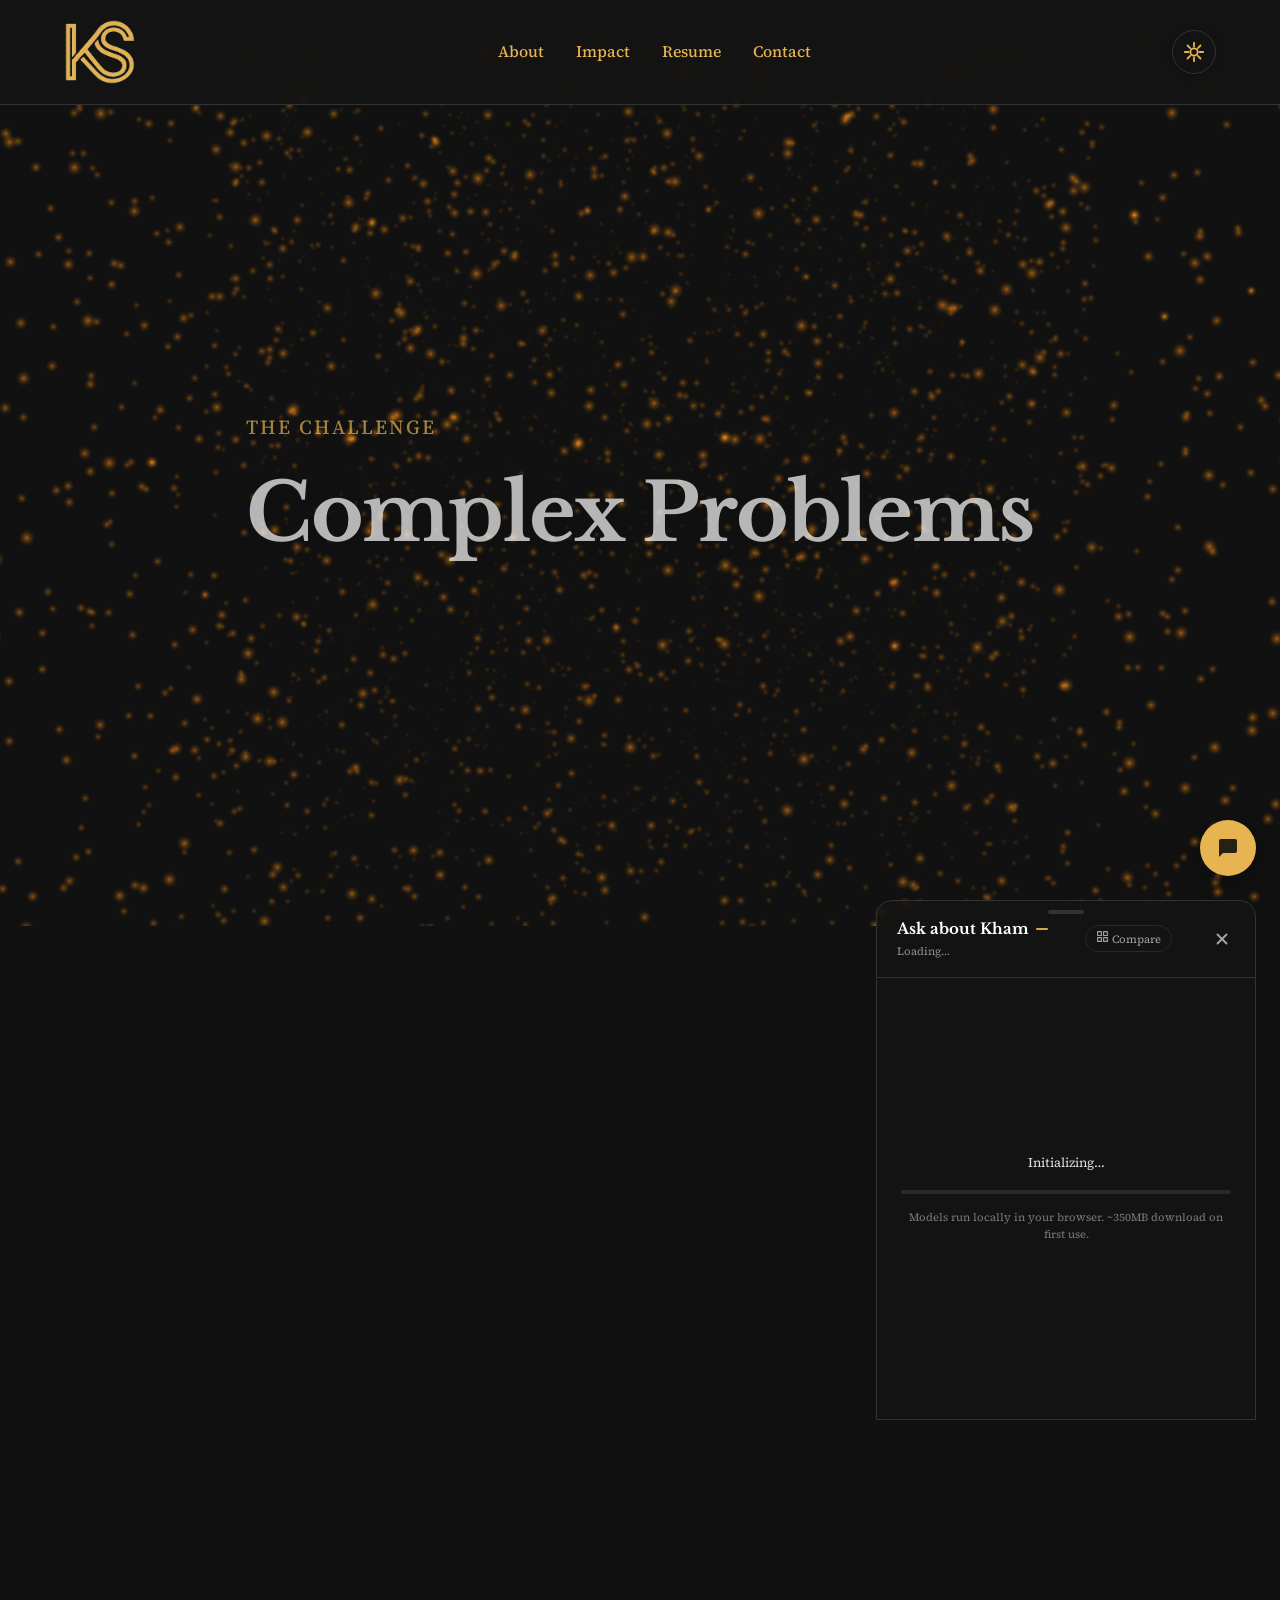
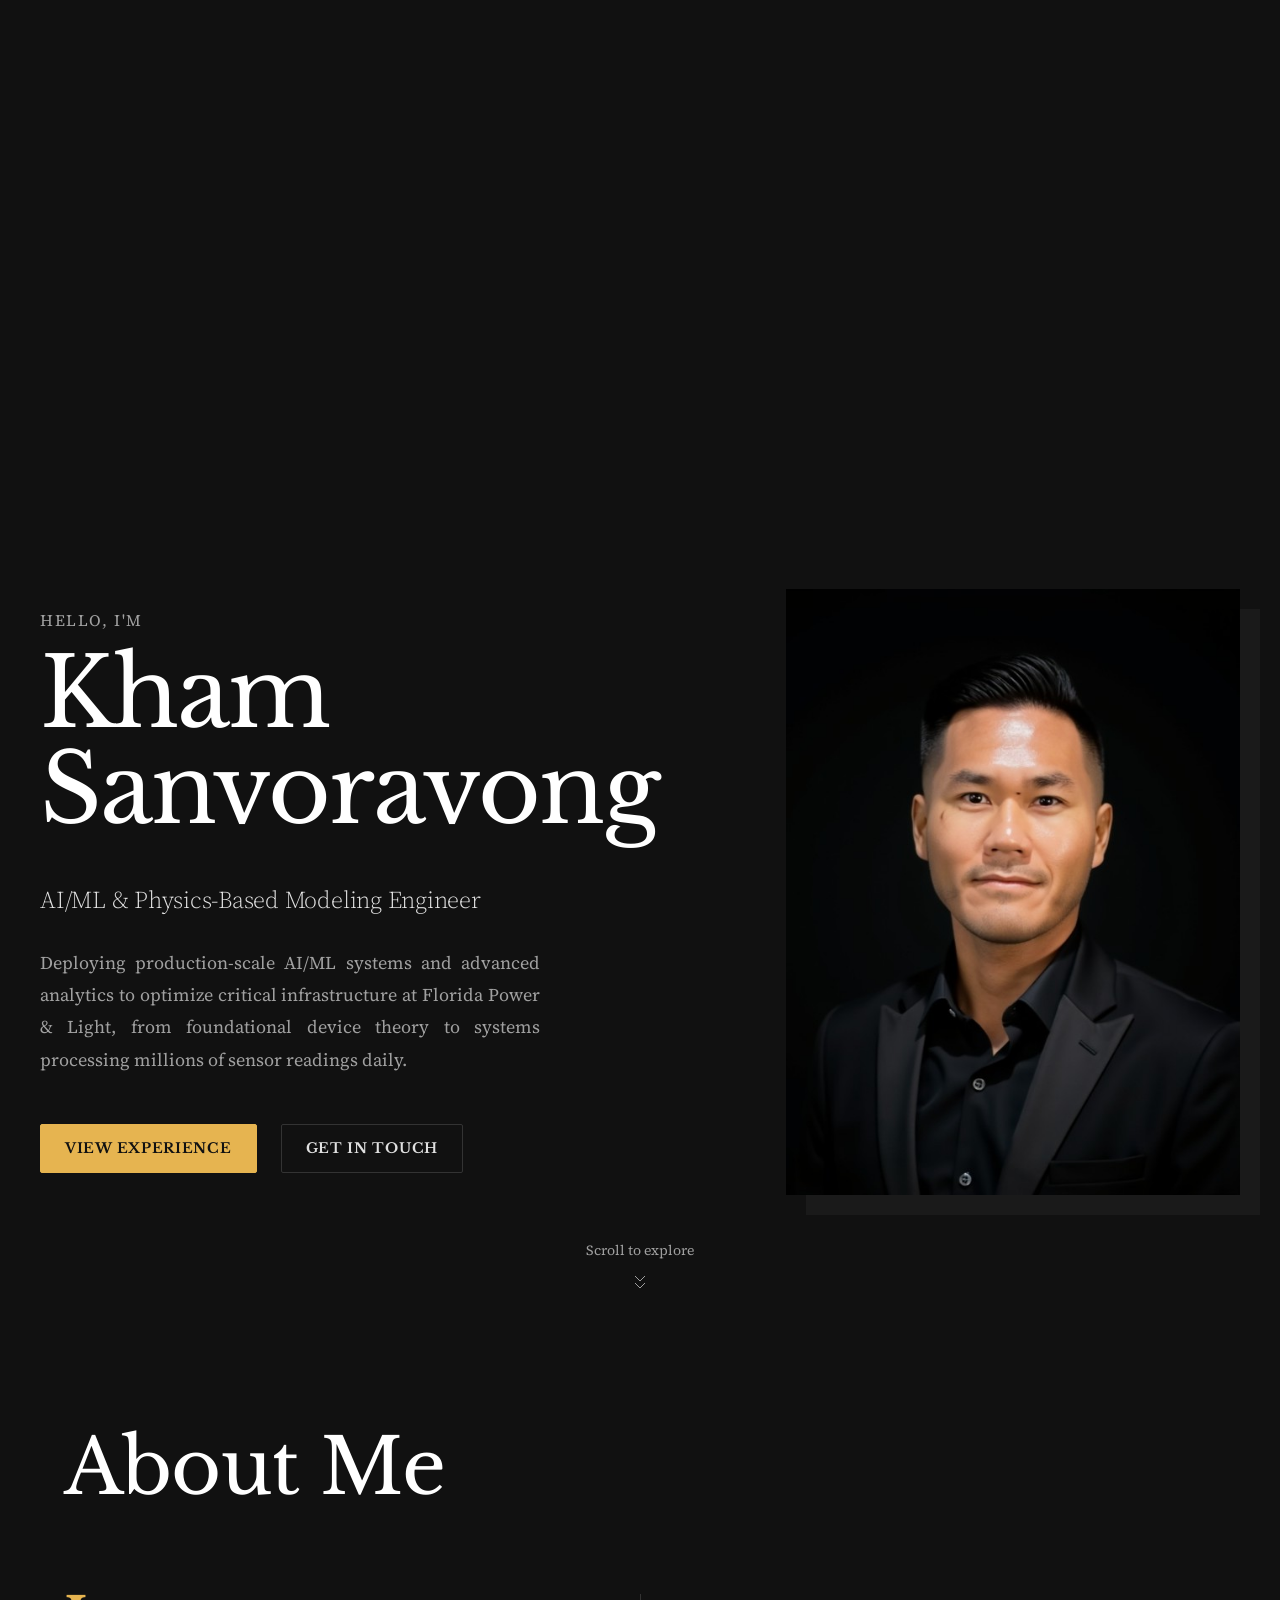
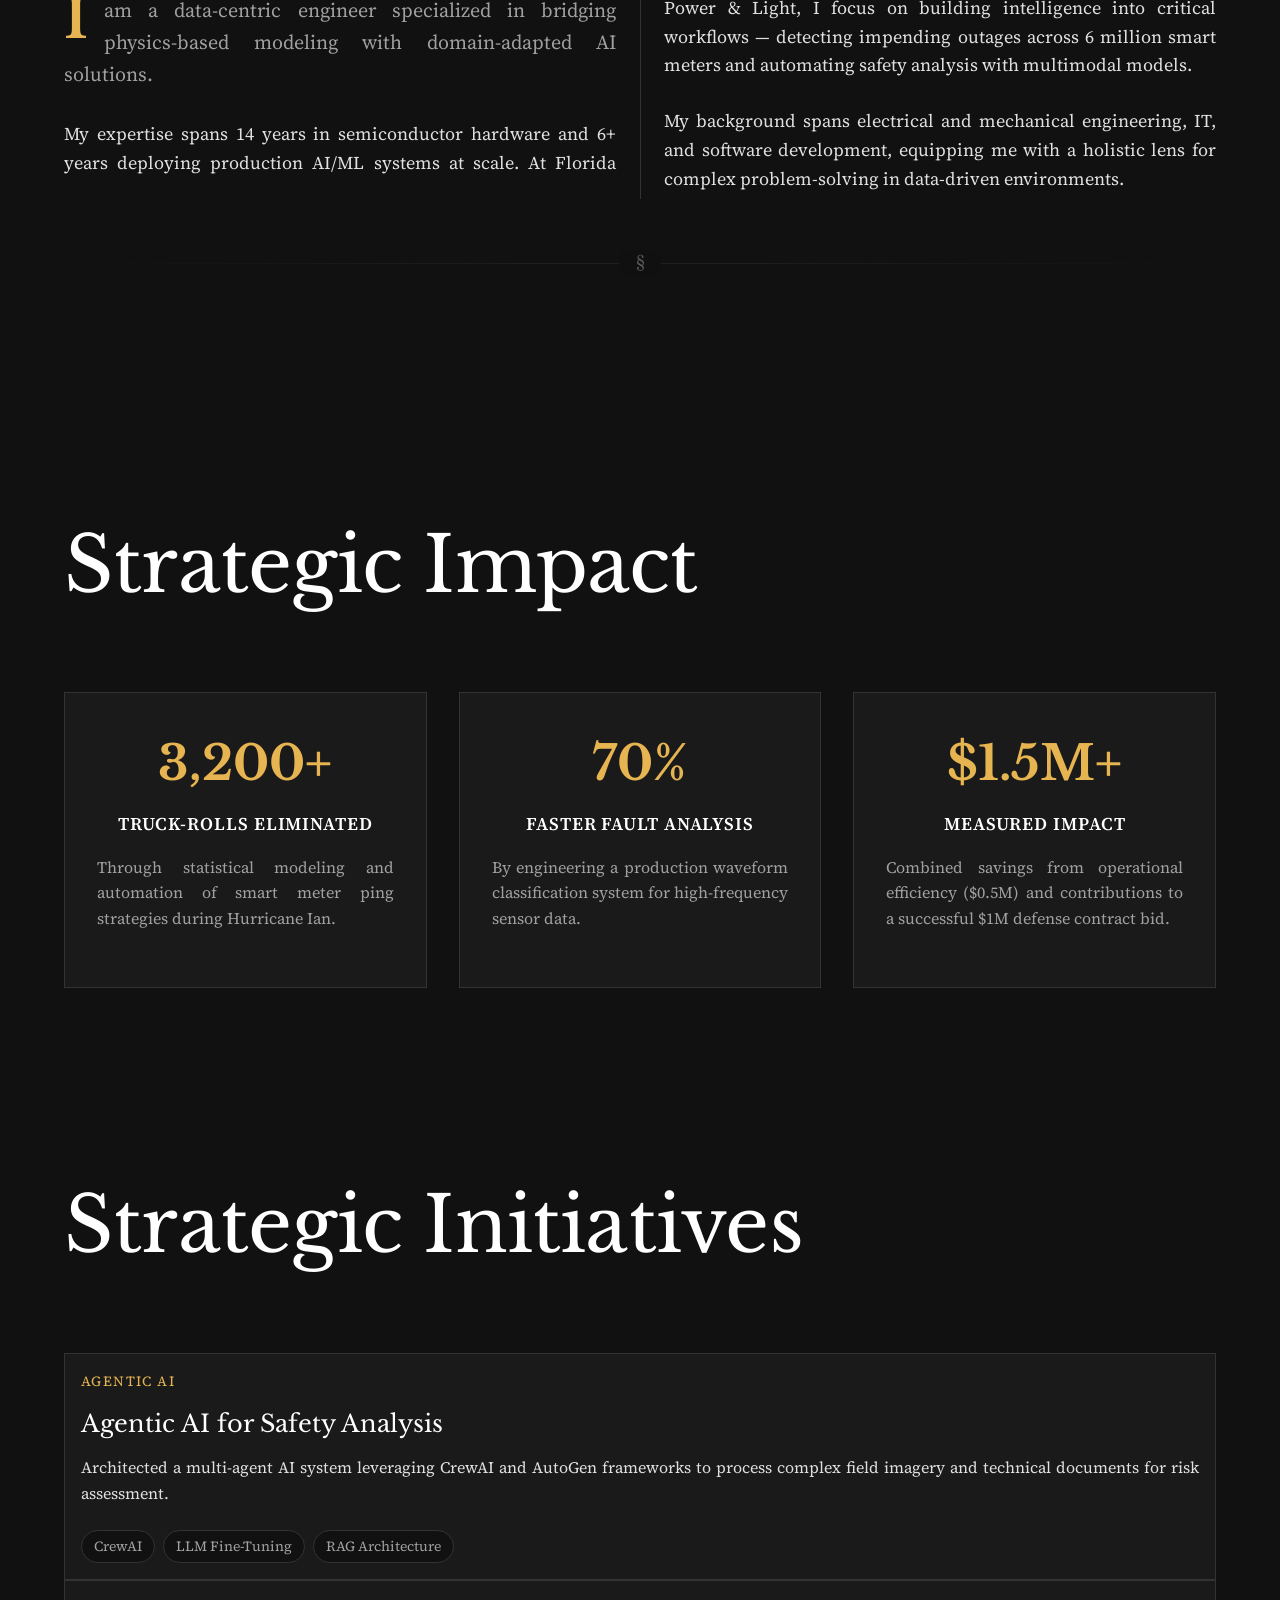
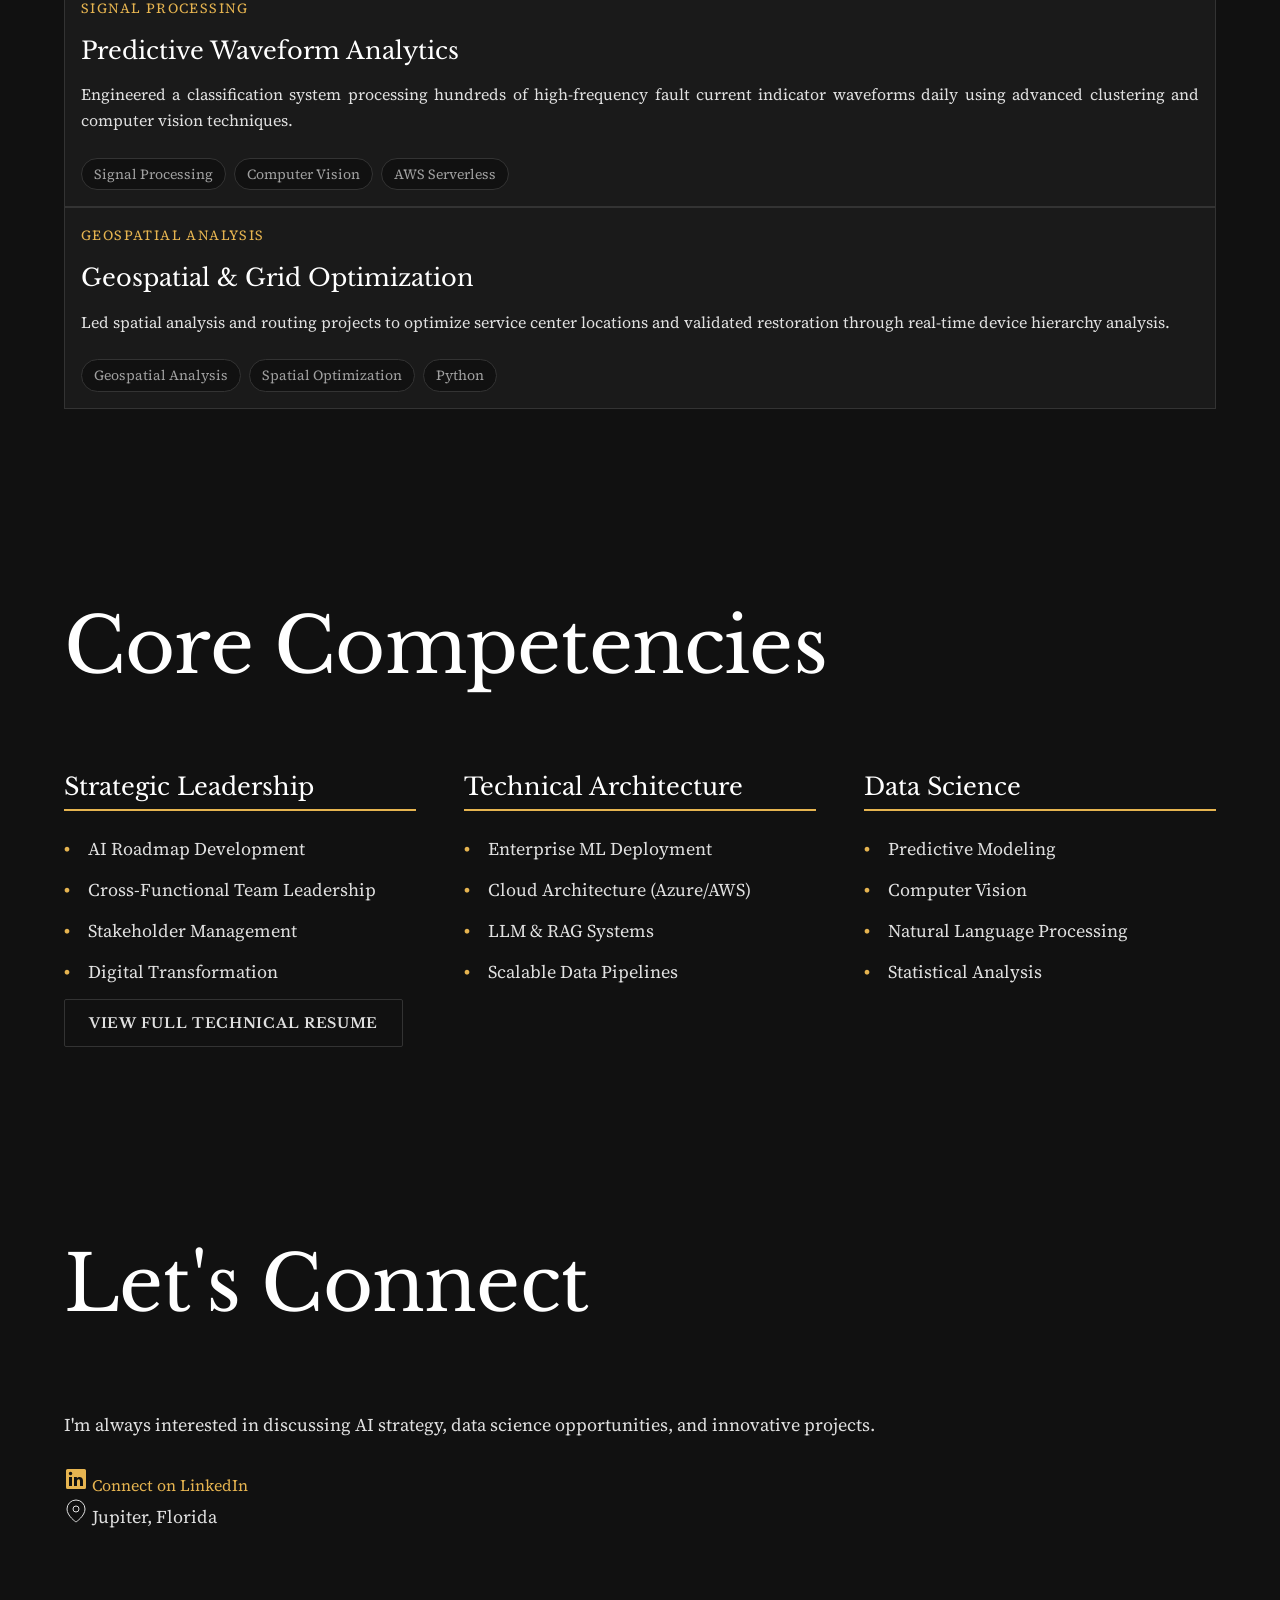
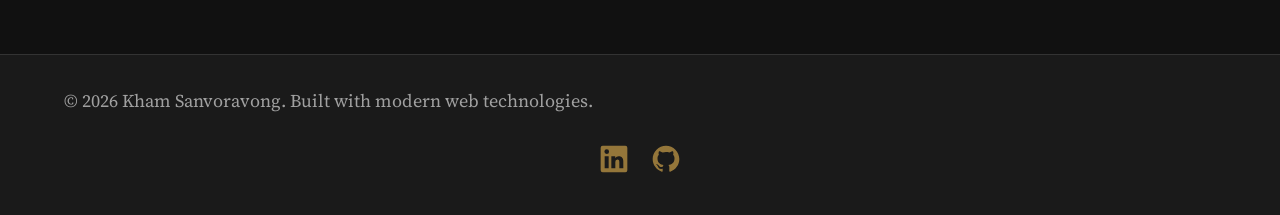
<file: index.html>
<!DOCTYPE html>
<html lang="en">
<head>
  <meta charset="UTF-8">
  <meta name="viewport" content="width=device-width, initial-scale=1.0, viewport-fit=cover">
  <meta name="description" content="AI/ML & Physics-Based Modeling Engineer | Smart Grid Analytics | Production ML Systems">
  <meta name="theme-color" content="#dfc970">
  <link rel="icon" href="/favicon.svg" type="image/svg+xml">
  <link rel="icon" href="/favicon.ico" sizes="48x48">
  <link rel="apple-touch-icon" href="/apple-touch-icon.png">
  
  <title>Kham Sanvoravong - AI/ML & Physics-Based Modeling Engineer</title>
  
  <!-- Preload critical assets -->
  <link rel="preconnect" href="https://fonts.googleapis.com">
  <link rel="preconnect" href="https://fonts.gstatic.com" crossorigin>
  <link href="https://fonts.googleapis.com/css2?family=Libre+Baskerville:ital,wght@0,400;0,700;1,400&family=Source+Serif+Pro:ital,wght@0,400;0,600;1,400&display=swap" rel="stylesheet">
  
  <!-- Styles -->
  <script type="module" crossorigin src="/assets/three-CNQzS4yT.js"></script>
  <script type="module" crossorigin src="/assets/main-DgkhAaXe.js"></script>
  <link rel="stylesheet" crossorigin href="/assets/main-1Z_egfHb.css">
  <link rel="stylesheet" crossorigin href="/assets/main-CtBLK0rp.css">
</head>
<body>
  <!-- Skip to content for accessibility -->
  <a href="#main-content" class="skip-link">Skip to main content</a>

  <!-- Navigation -->
  <nav id="main-nav" class="main-nav" role="navigation">
    <div class="nav-container">
      <a href="#hero" class="nav-logo" aria-label="Kham Sanvoravong Home">
        <img src="/img/portfolio/ks_expresso_light.png" alt="KS Logo" class="logo-img">
      </a>
      <ul class="nav-links">
        <li><a href="#about">About</a></li>
        <li><a href="#impact">Impact</a></li>
        <li><a href="/resume.html">Resume</a></li>
        <li><a href="#contact">Contact</a></li>
      </ul>
      <div class="nav-actions">
        <button id="theme-switcher" class="theme-toggle" aria-label="Toggle light/dark mode">
          <!-- Sun: visible in dark mode, suggests switching to light -->
          <svg class="theme-icon sun-icon" width="22" height="22" viewBox="0 0 24 24" fill="none" stroke="currentColor" stroke-width="2" stroke-linecap="round" stroke-linejoin="round" aria-hidden="true">
            <circle cx="12" cy="12" r="4"/>
            <line x1="12" y1="2" x2="12" y2="6"/>
            <line x1="12" y1="18" x2="12" y2="22"/>
            <line x1="4.93" y1="4.93" x2="7.76" y2="7.76"/>
            <line x1="16.24" y1="16.24" x2="19.07" y2="19.07"/>
            <line x1="2" y1="12" x2="6" y2="12"/>
            <line x1="18" y1="12" x2="22" y2="12"/>
            <line x1="4.93" y1="19.07" x2="7.76" y2="16.24"/>
            <line x1="16.24" y1="7.76" x2="19.07" y2="4.93"/>
          </svg>
          <!-- Moon: visible in light mode, suggests switching to dark -->
          <svg class="theme-icon moon-icon" width="22" height="22" viewBox="0 0 24 24" fill="none" stroke="currentColor" stroke-width="2" stroke-linecap="round" stroke-linejoin="round" aria-hidden="true">
            <path d="M21 12.79A9 9 0 1 1 11.21 3 7 7 0 0 0 21 12.79z"/>
          </svg>
        </button>
        <button class="hamburger" aria-label="Toggle mobile menu" aria-expanded="false">
          <span></span>
          <span></span>
          <span></span>
        </button>
      </div>
    </div>
  </nav>

  <!-- Main Content -->
  <main id="main-content">
    
    <!-- Story / Scrollytelling Section -->
    <div id="story-trigger" class="story-section">
      <div id="story-canvas-container">
        <canvas id="story-canvas"></canvas>
      </div>
      
      <div class="story-overlay">
        <!-- Step 1: The Challenge -->
        <div class="story-step" data-step="0">
          <div class="story-content">
            <p>The Challenge</p>
            <h2>Complex Problems</h2>
          </div>
        </div>

        <!-- Step 2: The Method -->
        <div class="story-step" data-step="1">
          <div class="story-content">
            <p>The Method</p>
            <h2>First Principles</h2>
          </div>
        </div>

        <!-- Step 3: The Outcome -->
        <div class="story-step" data-step="2">
          <div class="story-content">
            <p>The Outcome</p>
            <h2>Real Impact</h2>
          </div>
        </div>

        <!-- Step 4: The Result (LLM Typewriter) -->
        <div class="story-step final-step" data-step="3">
          <div class="llm-container">
            <p id="llm-output" class="editorial-text">
              <!-- Typewriter content goes here -->
            </p>
            <span class="llm-cursor"></span>
          </div>
        </div>
      </div>
    </div>

    <!-- Hero Section (Now appears after story) -->
    <section id="hero" class="hero">
      <div class="hero-container">
        <div class="hero-content">
          <h1 class="hero-title">
            <span class="hero-greeting">Hello, I'm</span>
            <span class="hero-name">Kham Sanvoravong</span>
          </h1>
          <h2 class="hero-subtitle">AI/ML & Physics-Based Modeling Engineer</h2>
          <p class="hero-description">
            Deploying production-scale AI/ML systems and advanced analytics to optimize critical
            infrastructure at Florida Power & Light, from foundational device theory to systems
            processing millions of sensor readings daily.
          </p>
          <div class="hero-cta">
            <a href="/resume.html" class="btn btn-primary">View Experience</a>
            <a href="#contact" class="btn btn-secondary">Get In Touch</a>
          </div>
        </div>
        <div class="hero-visual">
          <div class="hero-image-wrapper">
            <img src="/img/profile.jpg" alt="Kham Sanvoravong" class="hero-image" loading="eager">
          </div>
        </div>
      </div>
      <div class="scroll-indicator">
        <span>Scroll to explore</span>
        <svg width="24" height="24" viewBox="0 0 24 24" fill="none" stroke="currentColor">
          <path d="M7 13l5 5 5-5M7 6l5 5 5-5"/>
        </svg>
      </div>
    </section>

    <!-- About Section -->
    <section id="about" class="section about">
      <div class="container">
        <h2 class="section-title">About Me</h2>
        <div class="about-content">
          <p class="lead drop-cap">
            I am a data-centric engineer specialized in bridging physics-based modeling with
            domain-adapted AI solutions.
          </p>
          <p>
            My expertise spans 14 years in semiconductor hardware and 6+ years deploying
            production AI/ML systems at scale. At Florida Power & Light, I focus on building
            intelligence into critical workflows — detecting impending outages across 6 million
            smart meters and automating safety analysis with multimodal models.
          </p>
          <p>
            My background spans electrical and mechanical engineering, IT, and software
            development, equipping me with a holistic lens for complex problem-solving in
            data-driven environments.
          </p>
        </div>
        <div class="divider"></div>
      </div>
    </section>

    <!-- Strategic Impact Section -->
    <section id="impact" class="section impact">
      <div class="container">
        <h2 class="section-title">Strategic Impact</h2>
        <div class="metrics-grid">
          <div class="metric-card">
            <span class="metric-value">3,200+</span>
            <span class="metric-label">Truck-Rolls Eliminated</span>
            <p class="metric-desc">Through statistical modeling and automation of smart meter ping strategies during Hurricane Ian.</p>
          </div>
          <div class="metric-card">
            <span class="metric-value">70%</span>
            <span class="metric-label">Faster Fault Analysis</span>
            <p class="metric-desc">By engineering a production waveform classification system for high-frequency sensor data.</p>
          </div>
          <div class="metric-card">
            <span class="metric-value">$1.5M+</span>
            <span class="metric-label">Measured Impact</span>
            <p class="metric-desc">Combined savings from operational efficiency ($0.5M) and contributions to a successful $1M defense contract bid.</p>
          </div>
        </div>
      </div>
    </section>

    <!-- Strategic Showcase Section -->
    <section id="showcase" class="section showcase">
      <div class="container">
        <h2 class="section-title">Strategic Initiatives</h2>
        <div class="showcase-grid">
          
          <!-- Project 1: Agentic AI -->
          <article class="project-card">
            <div class="project-content">
              <span class="project-category">Agentic AI</span>
              <h3 class="project-title">Agentic AI for Safety Analysis</h3>
              <p class="project-description">
                Architected a multi-agent AI system leveraging CrewAI and AutoGen frameworks to process
                complex field imagery and technical documents for risk assessment.
              </p>
              <ul class="project-tags">
                <li>CrewAI</li>
                <li>LLM Fine-Tuning</li>
                <li>RAG Architecture</li>
              </ul>
            </div>
          </article>

          <!-- Project 2: Waveform Analytics -->
          <article class="project-card">
            <div class="project-content">
              <span class="project-category">Signal Processing</span>
              <h3 class="project-title">Predictive Waveform Analytics</h3>
              <p class="project-description">
                Engineered a classification system processing hundreds of high-frequency fault current
                indicator waveforms daily using advanced clustering and computer vision techniques.
              </p>
              <ul class="project-tags">
                <li>Signal Processing</li>
                <li>Computer Vision</li>
                <li>AWS Serverless</li>
              </ul>
            </div>
          </article>

          <!-- Project 3: Geospatial & Grid Optimization -->
          <article class="project-card">
            <div class="project-content">
              <span class="project-category">Geospatial Analysis</span>
              <h3 class="project-title">Geospatial & Grid Optimization</h3>
              <p class="project-description">
                Led spatial analysis and routing projects to optimize service center locations and
                validated restoration through real-time device hierarchy analysis.
              </p>
              <ul class="project-tags">
                <li>Geospatial Analysis</li>
                <li>Spatial Optimization</li>
                <li>Python</li>
              </ul>
            </div>
          </article>

        </div>
      </div>
    </section>

    <!-- Tech Radar / Core Competencies -->
    <section id="competencies" class="section competencies">
      <div class="container">
        <h2 class="section-title">Core Competencies</h2>
        <div class="competencies-grid">
          <div class="competency-column">
            <h3>Strategic Leadership</h3>
            <ul>
              <li>AI Roadmap Development</li>
              <li>Cross-Functional Team Leadership</li>
              <li>Stakeholder Management</li>
              <li>Digital Transformation</li>
            </ul>
          </div>
          <div class="competency-column">
            <h3>Technical Architecture</h3>
            <ul>
              <li>Enterprise ML Deployment</li>
              <li>Cloud Architecture (Azure/AWS)</li>
              <li>LLM & RAG Systems</li>
              <li>Scalable Data Pipelines</li>
            </ul>
          </div>
          <div class="competency-column">
            <h3>Data Science</h3>
            <ul>
              <li>Predictive Modeling</li>
              <li>Computer Vision</li>
              <li>Natural Language Processing</li>
              <li>Statistical Analysis</li>
            </ul>
          </div>
        </div>
        <div class="text-center mt-4">
          <a href="/resume.html" class="btn btn-secondary">View Full Technical Resume</a>
        </div>
      </div>
    </section>

    <!-- Contact Section -->
    <section id="contact" class="section contact">
      <div class="container">
        <h2 class="section-title">Let's Connect</h2>
        <div class="contact-content">
          <p class="contact-intro">
            I'm always interested in discussing AI strategy, data science opportunities,
            and innovative projects.
          </p>
          <div class="contact-info">
            <a href="https://www.linkedin.com/in/sanvora" target="_blank" rel="noopener noreferrer" class="contact-item">
              <svg width="24" height="24" viewBox="0 0 24 24" fill="currentColor">
                <path d="M20.5 2h-17A1.5 1.5 0 002 3.5v17A1.5 1.5 0 003.5 22h17a1.5 1.5 0 001.5-1.5v-17A1.5 1.5 0 0020.5 2zM8 19H5v-9h3zM6.5 8.25A1.75 1.75 0 118.3 6.5a1.78 1.78 0 01-1.8 1.75zM19 19h-3v-4.74c0-1.42-.6-1.93-1.38-1.93A1.74 1.74 0 0013 14.19a.66.66 0 000 .14V19h-3v-9h2.9v1.3a3.11 3.11 0 012.7-1.4c1.55 0 3.36.86 3.36 3.66z"></path>
              </svg>
              <span>Connect on LinkedIn</span>
            </a>
            <p class="contact-item">
              <svg width="24" height="24" viewBox="0 0 24 24" fill="none" stroke="currentColor">
                <path d="M21 10c0 7-9 13-9 13s-9-6-9-13a9 9 0 0118 0z"></path>
                <circle cx="12" cy="10" r="3"></circle>
              </svg>
              <span>Jupiter, Florida</span>
            </p>
          </div>
        </div>
      </div>
    </section>
  </main>

  <!-- Footer -->
  <footer class="footer">
    <div class="container">
      <p>&copy; 2026 Kham Sanvoravong. Built with modern web technologies.</p>
      <div class="footer-social">
        <a href="https://www.linkedin.com/in/sanvora" target="_blank" rel="noopener noreferrer" aria-label="LinkedIn">
          <svg width="32" height="32" viewBox="0 0 24 24" fill="currentColor">
            <path d="M20.5 2h-17A1.5 1.5 0 002 3.5v17A1.5 1.5 0 003.5 22h17a1.5 1.5 0 001.5-1.5v-17A1.5 1.5 0 0020.5 2zM8 19H5v-9h3zM6.5 8.25A1.75 1.75 0 118.3 6.5a1.78 1.78 0 01-1.8 1.75zM19 19h-3v-4.74c0-1.42-.6-1.93-1.38-1.93A1.74 1.74 0 0013 14.19a.66.66 0 000 .14V19h-3v-9h2.9v1.3a3.11 3.11 0 012.7-1.4c1.55 0 3.36.86 3.36 3.66z"></path>
          </svg>
        </a>
        <a href="https://github.com/sanvora" target="_blank" rel="noopener noreferrer" aria-label="GitHub">
          <svg width="32" height="32" viewBox="0 0 24 24" fill="currentColor">
            <path d="M12 2C6.477 2 2 6.477 2 12c0 4.42 2.865 8.17 6.839 9.49.5.092.682-.217.682-.482 0-.237-.008-.866-.013-1.7-2.782.603-3.369-1.34-3.369-1.34-.454-1.156-1.11-1.463-1.11-1.463-.908-.62.069-.608.069-.608 1.003.07 1.531 1.03 1.531 1.03.892 1.529 2.341 1.087 2.91.831.092-.646.35-1.086.636-1.336-2.22-.253-4.555-1.11-4.555-4.943 0-1.091.39-1.984 1.029-2.683-.103-.253-.446-1.27.098-2.647 0 0 .84-.269 2.75 1.025A9.578 9.578 0 0112 6.836c.85.004 1.705.114 2.504.336 1.909-1.294 2.747-1.025 2.747-1.025.546 1.377.203 2.394.1 2.647.64.699 1.028 1.592 1.028 2.683 0 3.842-2.339 4.687-4.566 4.935.359.309.678.919.678 1.852 0 1.336-.012 2.415-.012 2.743 0 .267.18.578.688.48C19.138 20.167 22 16.418 22 12c0-5.523-4.477-10-10-10z"></path>
          </svg>
        </a>
      </div>
    </div>
  </footer>

  <!-- Scripts -->

  <!-- Chat Widget -->
  <button id="chat-head" aria-label="Chat with AI about Kham" class="chat-pulse">
    <span class="chat-head-icon">
      <svg width="24" height="24" viewBox="0 0 24 24" fill="none" aria-hidden="true">
        <path d="M21 15a2 2 0 01-2 2H7l-4 4V5a2 2 0 012-2h14a2 2 0 012 2z" fill="currentColor" opacity="0.9"/>
      </svg>
    </span>
    <span class="chat-head-dots" aria-hidden="true">
      <span class="dot"></span>
      <span class="dot"></span>
      <span class="dot"></span>
    </span>
    <span class="droplet droplet-1" aria-hidden="true"></span>
    <span class="droplet droplet-2" aria-hidden="true"></span>
    <span class="droplet droplet-3" aria-hidden="true"></span>
    <span class="droplet droplet-4" aria-hidden="true"></span>
    <span class="droplet droplet-5" aria-hidden="true"></span>
    <span class="droplet droplet-6" aria-hidden="true"></span>
    <span class="droplet droplet-7" aria-hidden="true"></span>
    <span class="droplet droplet-8" aria-hidden="true"></span>
  </button>

  <!-- Architecture overview modal -->
  <div id="chat-arch-modal" role="dialog" aria-modal="true" aria-labelledby="chat-arch-title" aria-hidden="true">
    <div class="chat-arch-backdrop" id="chat-arch-backdrop"></div>
    <div class="chat-arch-panel">
      <div class="chat-arch-header">
        <h2 class="chat-arch-title" id="chat-arch-title">How this chat works</h2>
        <button class="chat-arch-close" id="chat-arch-close" aria-label="Close">
          <svg width="18" height="18" viewBox="0 0 24 24" fill="none" stroke="currentColor" stroke-width="2.5" stroke-linecap="round" aria-hidden="true">
            <line x1="18" y1="6" x2="6" y2="18"/><line x1="6" y1="6" x2="18" y2="18"/>
          </svg>
        </button>
      </div>
      <div class="chat-arch-body">

        <div class="chat-arch-section">
          <span class="chat-arch-icon" aria-hidden="true">
            <svg width="20" height="20" viewBox="0 0 24 24" fill="none" stroke="currentColor" stroke-width="1.8" stroke-linecap="round" stroke-linejoin="round"><path d="M12 2a4 4 0 0 1 4 4c0 1.95-1.4 3.58-3.25 3.93"/><path d="M12 2a4 4 0 0 0-4 4c0 1.95 1.4 3.58 3.25 3.93"/><path d="M12 10v4"/><path d="M7.5 17h9"/><path d="M8 21h8"/><circle cx="12" cy="6" r="1.5"/></svg>
          </span>
          <div>
            <h3 class="chat-arch-section-title">On-Device AI Model</h3>
            <p class="chat-arch-section-text">SmolLM2-360M-Instruct runs entirely in your browser via WebAssembly (ONNX Runtime Web). Your questions never leave your device — no server calls during inference.</p>
          </div>
        </div>

        <div class="chat-arch-section">
          <span class="chat-arch-icon" aria-hidden="true">
            <svg width="20" height="20" viewBox="0 0 24 24" fill="none" stroke="currentColor" stroke-width="1.8" stroke-linecap="round" stroke-linejoin="round"><path d="M4 19.5A2.5 2.5 0 0 1 6.5 17H20"/><path d="M6.5 2H20v20H6.5A2.5 2.5 0 0 1 4 19.5v-15A2.5 2.5 0 0 1 6.5 2z"/><line x1="9" y1="7" x2="16" y2="7"/><line x1="9" y1="11" x2="14" y2="11"/></svg>
          </span>
          <div>
            <h3 class="chat-arch-section-title">Retrieval-Augmented Generation (RAG)</h3>
            <p class="chat-arch-section-text">A curated knowledge base about Kham's portfolio is pre-embedded as 384-dimensional semantic vectors (all-MiniLM-L6-v2). Each question retrieves the most relevant context chunks before the model generates a response.</p>
          </div>
        </div>

        <div class="chat-arch-section">
          <span class="chat-arch-icon" aria-hidden="true">
            <svg width="20" height="20" viewBox="0 0 24 24" fill="none" stroke="currentColor" stroke-width="1.8" stroke-linecap="round" stroke-linejoin="round"><path d="M12 22s8-4 8-10V5l-8-3-8 3v7c0 6 8 10 8 10z"/><polyline points="9 12 11 14 15 10"/></svg>
          </span>
          <div>
            <h3 class="chat-arch-section-title">Output Guardrails</h3>
            <p class="chat-arch-section-text">Every response is validated before display. Hallucinations, off-topic drift, and unsafe outputs are intercepted and replaced with a safe fallback — keeping answers grounded and on-topic.</p>
          </div>
        </div>

        <!-- VIP-only: revealed by chat-widget.ts when isVipSession() -->
        <div id="chat-arch-vip" class="chat-arch-vip" hidden>
          <div class="chat-arch-divider">
            <span>LoRA fine-tuning details</span>
          </div>

          <div class="chat-arch-section">
            <span class="chat-arch-icon" aria-hidden="true">
              <svg width="20" height="20" viewBox="0 0 24 24" fill="none" stroke="currentColor" stroke-width="1.8" stroke-linecap="round" stroke-linejoin="round"><path d="M22 10v6M2 10l10-5 10 5-10 5z"/><path d="M6 12v5c0 1.66 2.69 3 6 3s6-1.34 6-3v-5"/></svg>
            </span>
            <div>
              <h3 class="chat-arch-section-title">SmolLM2-360M · LoRA Fine-tuned</h3>
              <p class="chat-arch-section-text">The <strong>LoRA fine-tuned</strong> model in Compare mode is SmolLM2-360M adapted via Low-Rank Adaptation (LoRA) on ~460 curated question-answer pairs generated by Llama 3.3 70B through Groq. Training uses completion-only loss masking so the model learns to answer grounded in retrieved evidence, not memorize prompts.</p>
            </div>
          </div>

          <div class="chat-arch-section">
            <span class="chat-arch-icon" aria-hidden="true">
              <svg width="20" height="20" viewBox="0 0 24 24" fill="none" stroke="currentColor" stroke-width="1.8" stroke-linecap="round" stroke-linejoin="round"><polygon points="13 2 3 14 12 14 11 22 21 10 12 10 13 2"/></svg>
            </span>
            <div>
              <h3 class="chat-arch-section-title">ONNX INT8 Quantization</h3>
              <p class="chat-arch-section-text">After fine-tuning, the model is exported to ONNX and quantized to INT8 (~505 MB) for browser inference. A custom post-processing step patches float16 scale tensors that ONNX Runtime Web rejects in the embedding layer's DequantizeLinear nodes.</p>
            </div>
          </div>

          <div class="chat-arch-section">
            <span class="chat-arch-icon" aria-hidden="true">
              <svg width="20" height="20" viewBox="0 0 24 24" fill="none" stroke="currentColor" stroke-width="1.8" stroke-linecap="round" stroke-linejoin="round"><line x1="18" y1="20" x2="18" y2="10"/><line x1="12" y1="20" x2="12" y2="4"/><line x1="6" y1="20" x2="6" y2="14"/></svg>
            </span>
            <div>
              <h3 class="chat-arch-section-title">Compare Mode</h3>
              <p class="chat-arch-section-text">Use the <strong>Compare</strong> button to run Groq's Llama 3.3 70B (cloud API) side-by-side with the LoRA fine-tuned SmolLM2-360M (in-browser) — a live benchmark of what a 360M-parameter student learned from curated 70B-generated training data.</p>
            </div>
          </div>

          <div class="chat-arch-links">
            <a href="https://github.com/sanvora/smollm2-drag-distillation/blob/main/colab_kd.ipynb" target="_blank" rel="noopener noreferrer" class="chat-arch-link">Training Notebook ↗</a>
            <a href="https://huggingface.co/FuncPhenomenon/smollm2-360m-kham-drag" target="_blank" rel="noopener noreferrer" class="chat-arch-link">Model on HF Hub ↗</a>
          </div>
        </div>

        <div class="chat-arch-footer">
          <a href="/architecture.html" target="_blank" rel="noopener noreferrer" class="chat-arch-link chat-arch-link--muted">Full architecture ↗</a>
          <a href="https://github.com/sanvora/smollm2-drag-distillation" target="_blank" rel="noopener noreferrer" class="chat-arch-link chat-arch-link--muted">Fine-tuning code ↗</a>
        </div>

      </div><!-- .chat-arch-body -->
    </div><!-- .chat-arch-panel -->
  </div><!-- #chat-arch-modal -->

  <div id="chat-drawer" role="dialog" aria-label="Chat about Kham Sanvoravong" aria-modal="true">
    <div class="chat-drawer-header">
      <div class="chat-drawer-title">
        <div class="chat-title-row">
          <span class="chat-title-name">Ask about Kham</span>
          <span id="chat-vip-badge" hidden title="Powered by Groq · Llama 3.3 70B"></span>
        </div>
        <span class="chat-title-sub">Loading…</span>
      </div>
      <button id="chat-close" aria-label="Close chat">
        <svg width="18" height="18" viewBox="0 0 24 24" fill="none" stroke="currentColor" stroke-width="2.5" stroke-linecap="round" aria-hidden="true">
          <line x1="18" y1="6" x2="6" y2="18"/>
          <line x1="6" y1="6" x2="18" y2="18"/>
        </svg>
      </button>
    </div>

    <div class="chat-loading">
      <p class="chat-progress-label">Initializing…</p>
      <div class="chat-progress-track"><div class="chat-progress-bar"></div></div>
      <p class="chat-progress-hint">Models run locally in your browser. ~350MB download on first use.</p>
    </div>

    <div id="chat-messages" role="log" aria-live="polite" style="display:none;"></div>

    <div class="chat-input-area" style="display:none;">
      <textarea id="chat-input" placeholder="Ask me anything about Kham…" rows="1" aria-label="Chat message" disabled></textarea>
      <button id="chat-send" aria-label="Send message" disabled>
        <svg width="16" height="16" viewBox="0 0 24 24" fill="none" stroke="currentColor" stroke-width="2.5" stroke-linecap="round" stroke-linejoin="round" aria-hidden="true">
          <line x1="22" y1="2" x2="11" y2="13"/>
          <polygon points="22 2 15 22 11 13 2 9 22 2"/>
        </svg>
      </button>
    </div>
  </div>

  <!-- No JS fallback -->
  <noscript>
    <style>
      .hero-content, .about-content, .timeline, .skills-grid, .education-list {
        opacity: 1 !important;
        transform: none !important;
      }
    </style>
  </noscript>
</body>
</html>
</file>
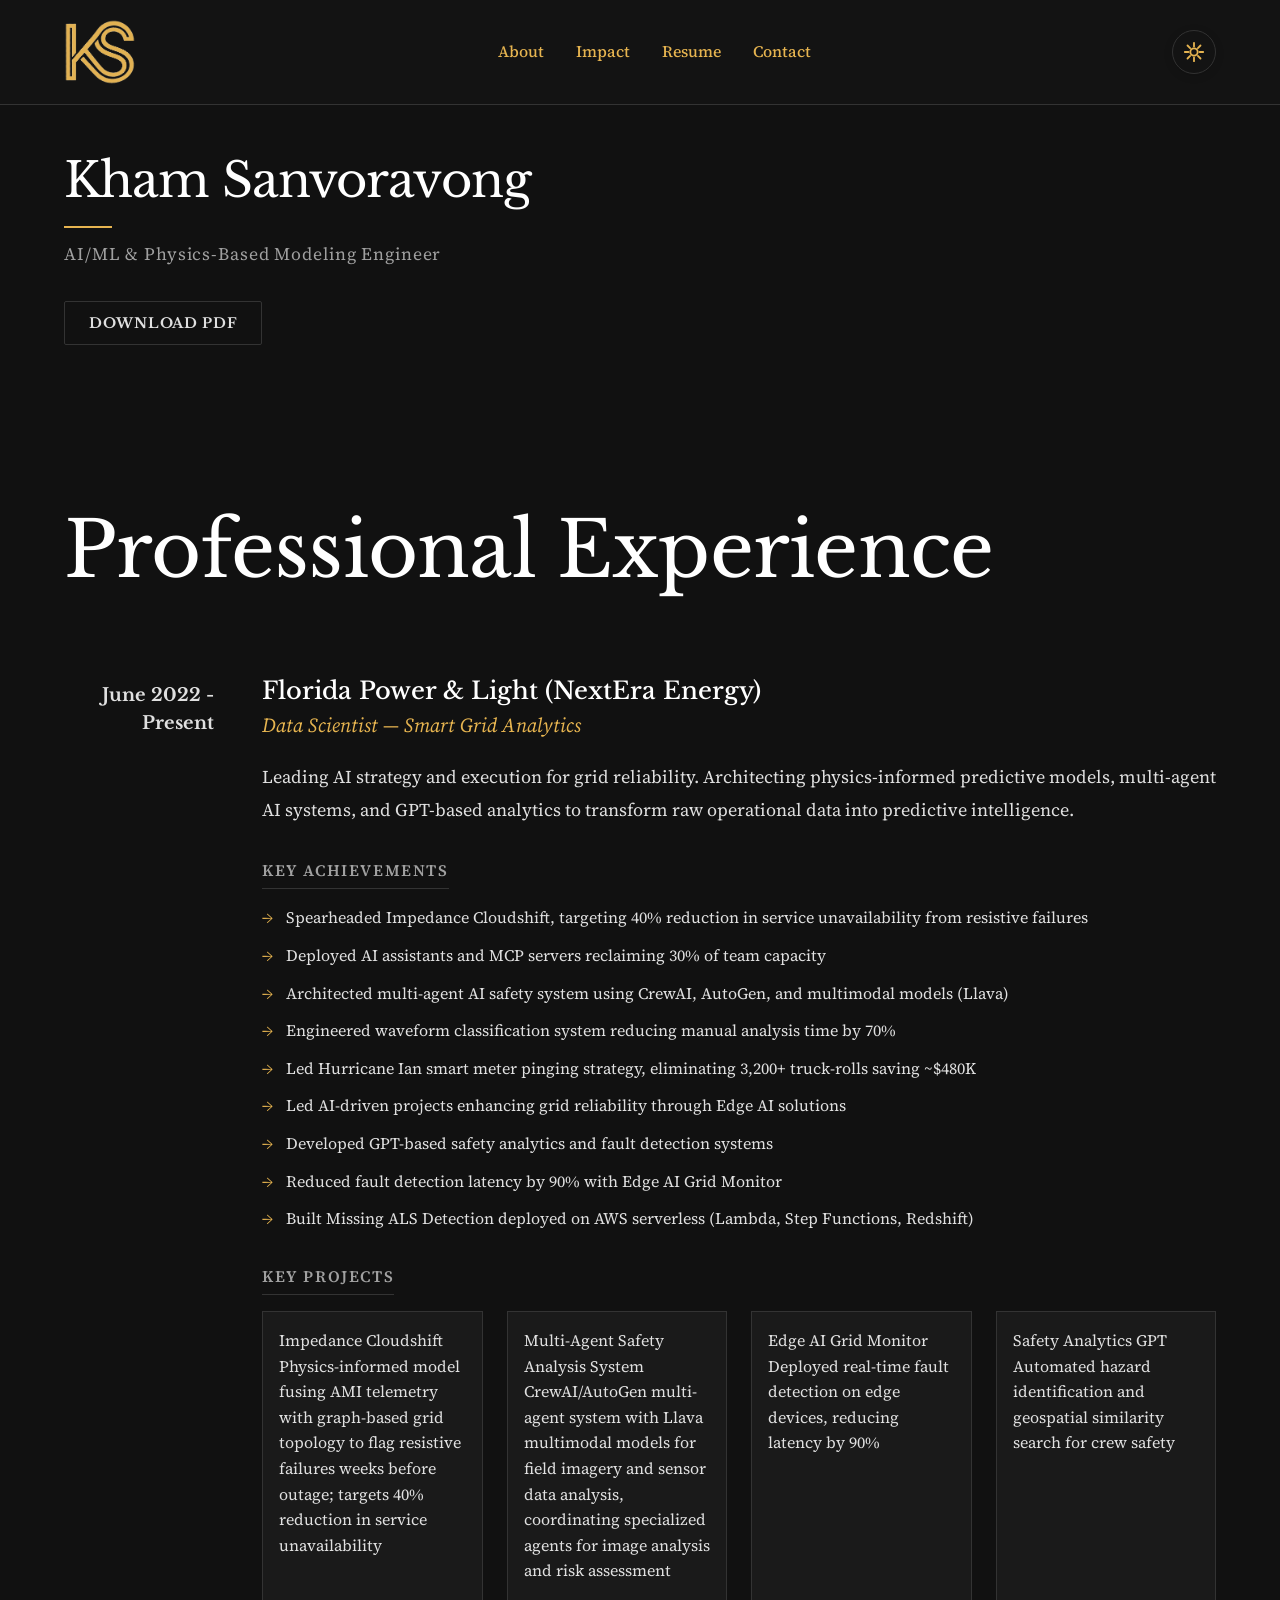
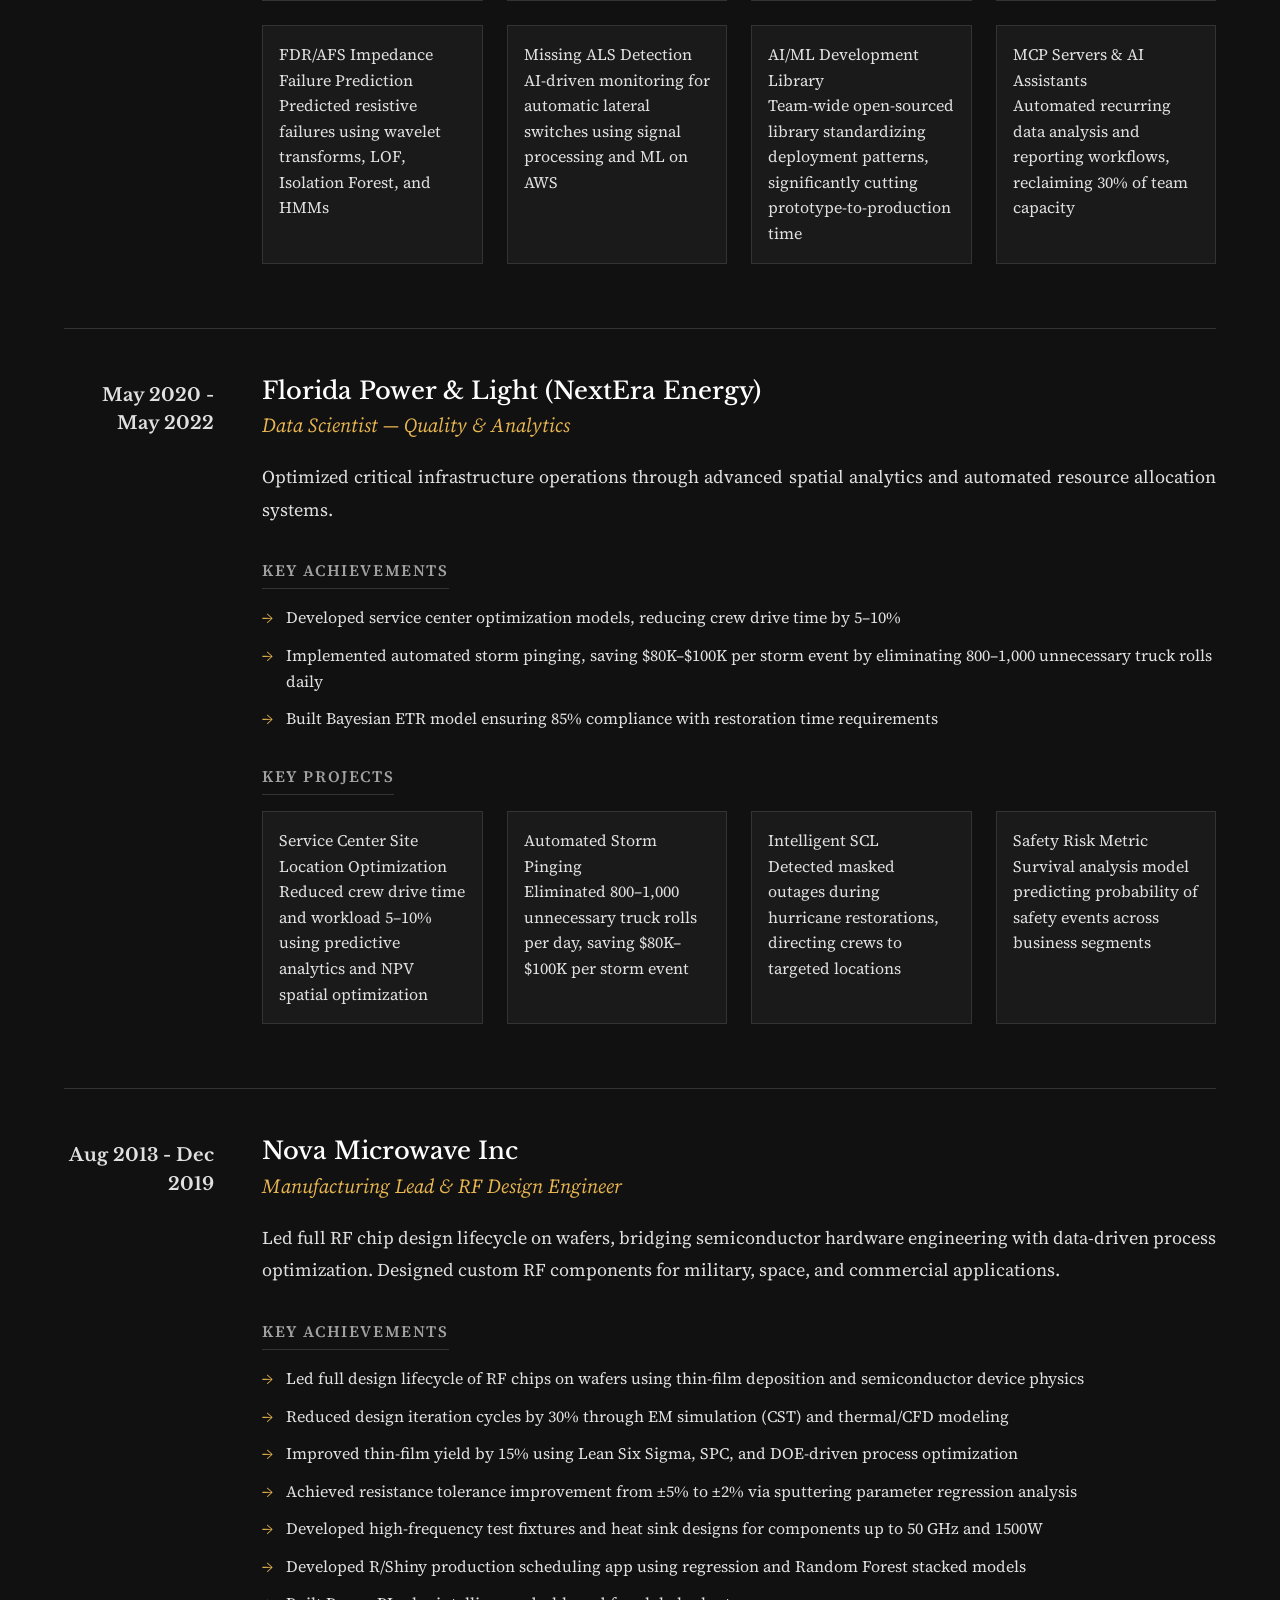
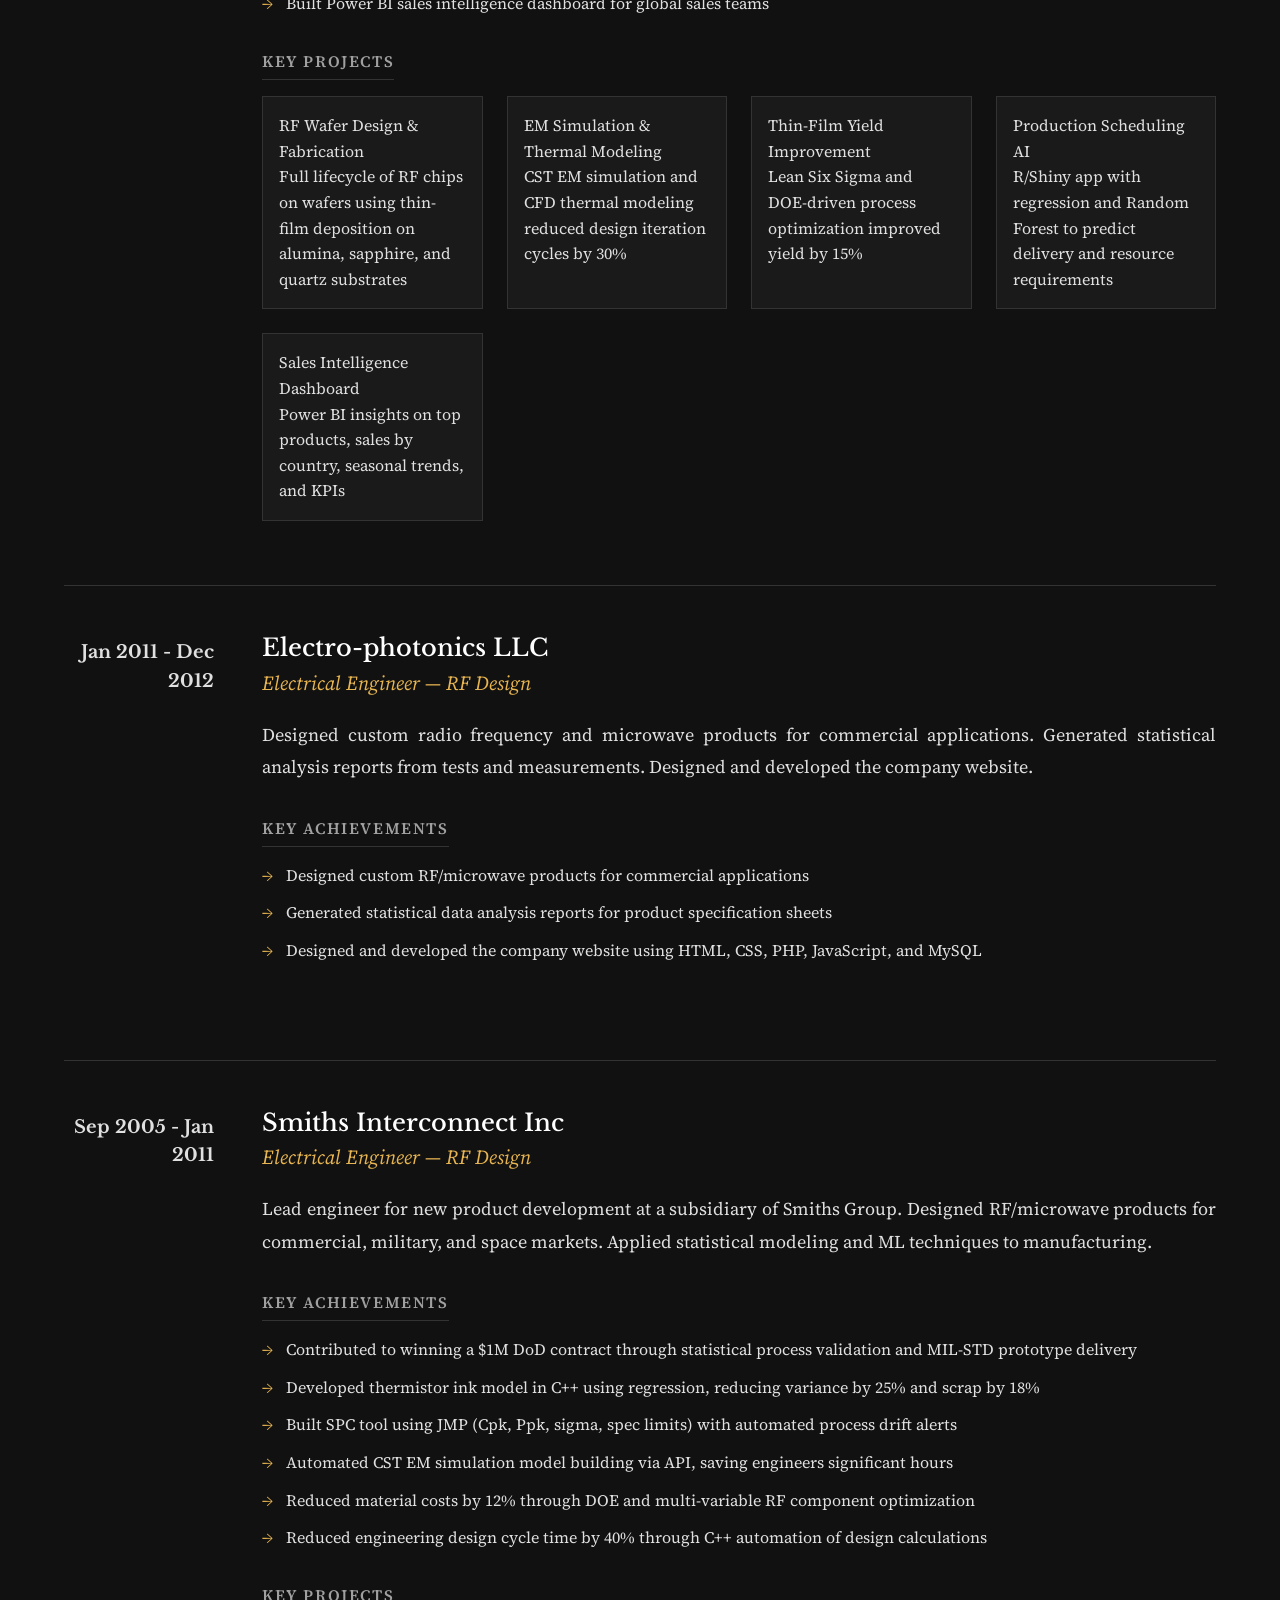
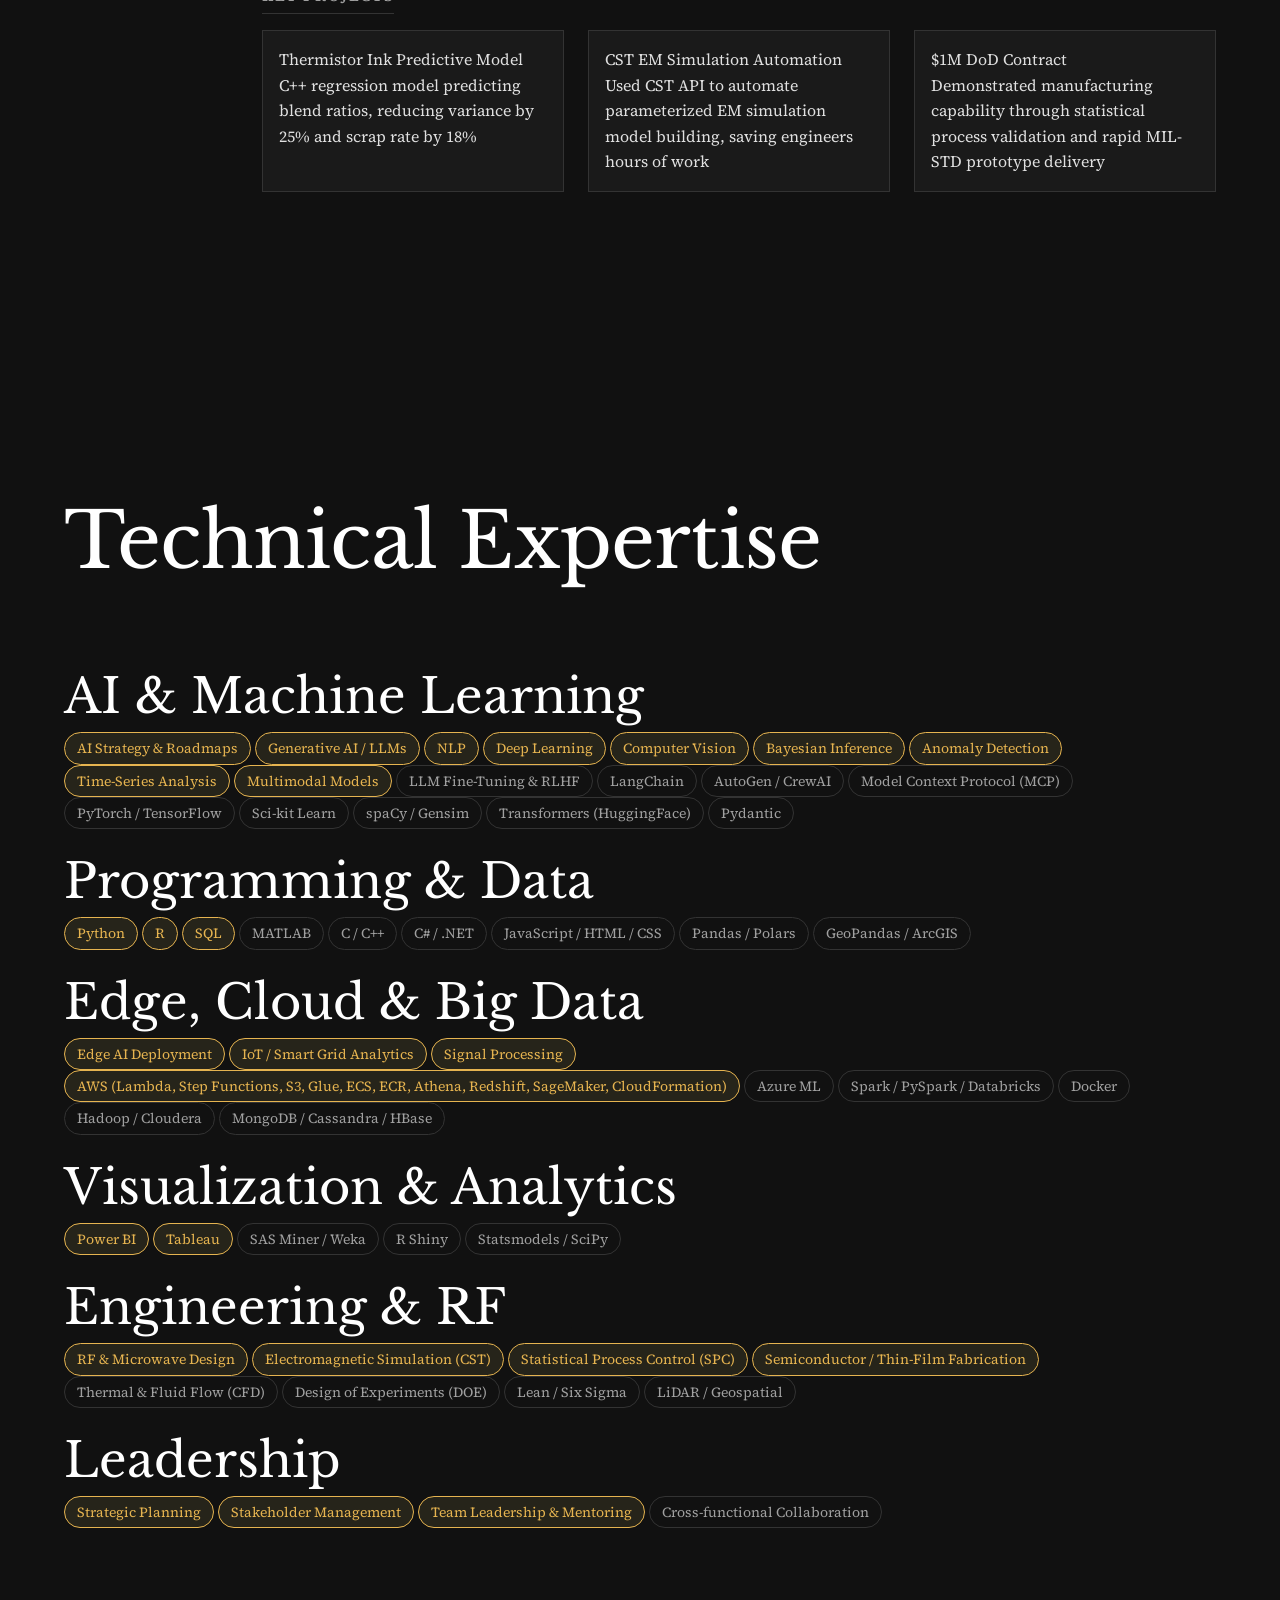
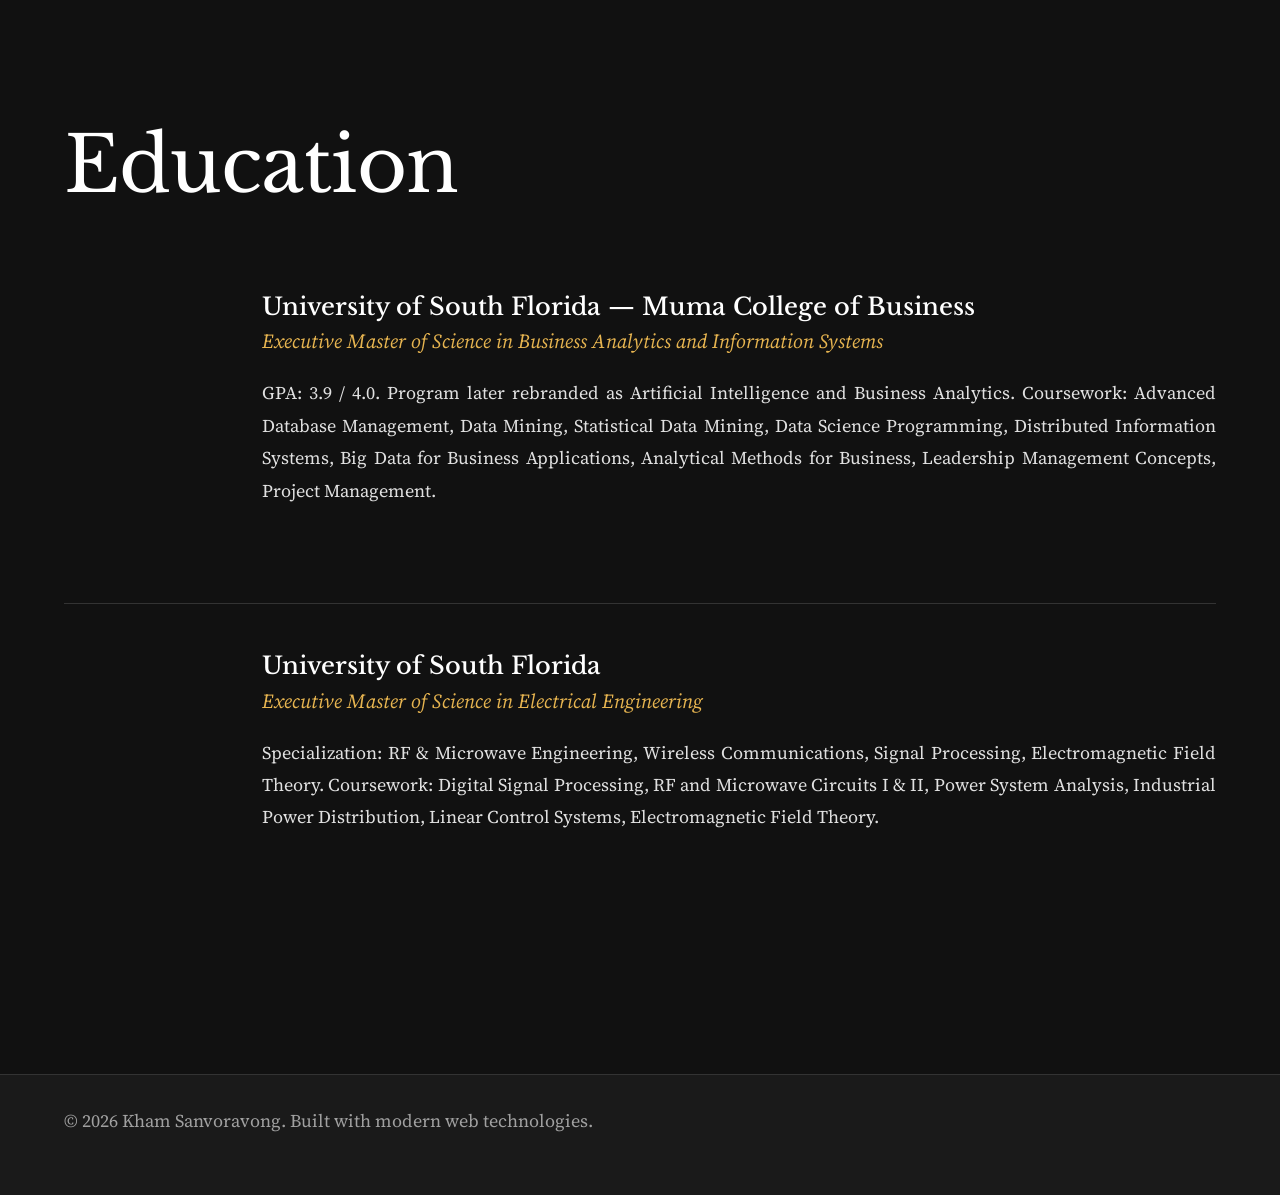
<file: resume.html>
<!DOCTYPE html>
<html lang="en">
<head>
  <meta charset="UTF-8">
  <meta name="viewport" content="width=device-width, initial-scale=1.0">
  <meta name="description" content="Resume - Kham Sanvoravong | AI Solutions Developer & Data Science Leader">
  <meta name="theme-color" content="#dfc970">
  
  <title>Resume - Kham Sanvoravong</title>
  
  <!-- Preload critical assets -->
  <link rel="preconnect" href="https://fonts.googleapis.com">
  <link rel="preconnect" href="https://fonts.gstatic.com" crossorigin>
  <link href="https://fonts.googleapis.com/css2?family=Libre+Baskerville:ital,wght@0,400;0,700;1,400&family=Source+Serif+Pro:ital,wght@0,400;0,600;1,400&display=swap" rel="stylesheet">
  
  <!-- Styles -->
  
  <style>
    /* Resume specific overrides */
    .resume-header {
      padding: 8rem 0 4rem;
      background: var(--color-bg);
    }

    .resume-header .container {
      display: flex;
      flex-direction: column;
      align-items: flex-start;
    }
    
    .resume-title {
      font-family: var(--font-heading);
      font-size: 3rem;
      color: var(--color-heading);
      margin-bottom: 0.5rem;
      line-height: 1.1;
    }

    /* Thin gold accent line between name and title */
    .resume-title-divider {
      width: 3rem;
      height: 2px;
      background: var(--color-primary);
      margin: 0.75rem 0;
      border: none;
    }
    
    .resume-subtitle {
      font-family: var(--font-body);
      font-size: 1.1rem;
      color: var(--color-text-muted);
      letter-spacing: 0.05em;
      margin-bottom: 0;
    }

    .print-btn {
      margin-top: 2rem;
    }

    @media print {
      .main-nav, .theme-switcher, .footer, .print-btn {
        display: none !important;
      }
      body {
        background: white;
        color: black;
      }
      .resume-header {
        padding: 2rem 0;
      }
    }
  </style>
  <script type="module" crossorigin src="/assets/three-CNQzS4yT.js"></script>
  <script type="module" crossorigin src="/assets/main-DgkhAaXe.js"></script>
  <link rel="stylesheet" crossorigin href="/assets/main-1Z_egfHb.css">
</head>
<body>

  <!-- Skip to content for accessibility -->
  <a href="#main-content" class="skip-link">Skip to main content</a>

  <!-- Navigation -->
  <nav id="main-nav" class="main-nav" role="navigation">
    <div class="nav-container">
      <a href="/" class="nav-logo" aria-label="Kham Sanvoravong Home">
        <img src="/img/portfolio/ks_expresso_light.png" alt="KS Logo" class="logo-img">
      </a>
      <ul class="nav-links">
        <li><a href="/#about">About</a></li>
        <li><a href="/#impact">Impact</a></li>
        <li><a href="/resume.html" class="active">Resume</a></li>
        <li><a href="/#contact">Contact</a></li>
      </ul>
      <div class="nav-actions">
        <button id="theme-switcher" class="theme-toggle" aria-label="Toggle light/dark mode">
          <svg class="theme-icon sun-icon" width="22" height="22" viewBox="0 0 24 24" fill="none" stroke="currentColor" stroke-width="2" stroke-linecap="round" stroke-linejoin="round" aria-hidden="true">
            <circle cx="12" cy="12" r="4"/>
            <line x1="12" y1="2" x2="12" y2="6"/>
            <line x1="12" y1="18" x2="12" y2="22"/>
            <line x1="4.93" y1="4.93" x2="7.76" y2="7.76"/>
            <line x1="16.24" y1="16.24" x2="19.07" y2="19.07"/>
            <line x1="2" y1="12" x2="6" y2="12"/>
            <line x1="18" y1="12" x2="22" y2="12"/>
            <line x1="4.93" y1="19.07" x2="7.76" y2="16.24"/>
            <line x1="16.24" y1="7.76" x2="19.07" y2="4.93"/>
          </svg>
          <svg class="theme-icon moon-icon" width="22" height="22" viewBox="0 0 24 24" fill="none" stroke="currentColor" stroke-width="2" stroke-linecap="round" stroke-linejoin="round" aria-hidden="true">
            <path d="M21 12.79A9 9 0 1 1 11.21 3 7 7 0 0 0 21 12.79z"/>
          </svg>
        </button>
        <button class="hamburger" aria-label="Toggle mobile menu" aria-expanded="false">
          <span></span>
          <span></span>
          <span></span>
        </button>
      </div>
    </div>
  </nav>

  <!-- Main Content -->
  <main id="main-content">
    
    <header class="resume-header">
      <div class="container">
        <h1 class="resume-title">Kham Sanvoravong</h1>
        <hr class="resume-title-divider" aria-hidden="true">
        <p class="resume-subtitle">AI/ML &amp; Physics-Based Modeling Engineer</p>
        <button class="btn btn-secondary print-btn" onclick="window.print()">Download PDF</button>
      </div>
    </header>

    <!-- Experience Section -->
    <section id="experience" class="section experience">
      <div class="container">
        <h2 class="section-title">Professional Experience</h2>
        <div id="experience-timeline" class="timeline">
          <!-- Experience items will be dynamically loaded -->
        </div>
      </div>
    </section>

    <!-- Skills Section -->
    <section id="skills" class="section skills">
      <div class="container">
        <h2 class="section-title">Technical Expertise</h2>
        <div id="skills-grid" class="skills-grid">
          <!-- Skills will be dynamically loaded -->
        </div>
      </div>
    </section>

    <!-- Education Section -->
    <section id="education" class="section education">
      <div class="container">
        <h2 class="section-title">Education</h2>
        <div id="education-list" class="education-list">
          <!-- Education items will be dynamically loaded -->
        </div>
      </div>
    </section>

  </main>

  <!-- Footer -->
  <footer class="footer">
    <div class="container">
      <p>&copy; 2026 Kham Sanvoravong. Built with modern web technologies.</p>
    </div>
  </footer>

  <!-- Scripts -->
  
  <!-- No JS fallback -->
  <noscript>
    <style>
      .timeline, .skills-grid, .education-list {
        opacity: 1 !important;
        transform: none !important;
      }
    </style>
  </noscript>
</body>
</html>
</file>
<file: assets/main-1Z_egfHb.css>
*,*:before,*:after{box-sizing:border-box;margin:0;padding:0}html{font-size:16px;scroll-behavior:smooth;overflow-x:hidden;background-color:var(--color-bg)}@media(prefers-reduced-motion:reduce){html{scroll-behavior:auto}*,*:before,*:after{animation-duration:.01ms!important;animation-iteration-count:1!important;transition-duration:.01ms!important}}body{font-family:var(--font-body);font-size:1rem;line-height:1.6;color:var(--color-text);background-color:var(--color-bg);-webkit-font-smoothing:antialiased;-moz-osx-font-smoothing:grayscale;overflow-x:hidden}main{overflow-x:hidden}h1,h2,h3,h4,h5,h6{font-family:var(--font-heading);font-weight:700;line-height:1.2;color:var(--color-heading);margin-bottom:.5em}h1{font-size:clamp(3.5rem,8vw,6rem);letter-spacing:-.02em;font-weight:400}h2{font-size:clamp(2.5rem,5vw,4rem);letter-spacing:-.01em;font-weight:400}h3{font-size:clamp(2rem,4vw,3rem);font-weight:400}h4{font-size:clamp(1.5rem,3vw,2rem);font-weight:500}h5{font-size:1.25rem;font-weight:600;text-transform:uppercase;letter-spacing:.05em}h6{font-size:1rem;font-weight:600;text-transform:uppercase;letter-spacing:.05em}p{margin-bottom:1.5em;font-weight:400;font-size:1.125rem;text-align:justify}.drop-cap:first-letter{float:left;font-family:var(--font-heading);font-size:4.5rem;line-height:.8;padding-right:.5rem;padding-top:.2rem;color:var(--color-primary);font-weight:700}.divider{width:100%;height:1px;background-color:var(--color-border);margin:2rem 0;position:relative}.divider:after{content:"§";position:absolute;left:50%;top:50%;transform:translate(-50%,-50%);background-color:var(--color-bg);padding:0 1rem;color:var(--color-text-muted);font-family:var(--font-heading)}a{color:var(--color-primary);text-decoration:none;transition:color .2s ease}a:hover{color:var(--color-primary-hover)}a:focus-visible{outline:2px solid var(--color-primary);outline-offset:4px}ul,ol{list-style:none}img{max-width:100%;height:auto;display:block}button{font-family:inherit;cursor:pointer;border:none;background:none}button:focus-visible{outline:2px solid var(--color-primary);outline-offset:4px}.skip-link{position:absolute;top:-40px;left:0;background:var(--color-primary);color:#fff;padding:8px 16px;text-decoration:none;z-index:100}.skip-link:focus{top:0}.sr-only{position:absolute;width:1px;height:1px;padding:0;margin:-1px;overflow:hidden;clip:rect(0,0,0,0);white-space:nowrap;border-width:0}.container{width:100%;max-width:1200px;margin:0 auto;padding:0 1.5rem}.section{padding:6rem 0}@media(max-width:768px){.section{padding:4rem 0}}.section-title{text-align:left;margin-bottom:5rem;position:relative;font-size:clamp(3rem,6vw,5rem)}.section-title:after{content:none}.btn{display:inline-block;padding:.875rem 2rem;font-size:1rem;font-weight:600;text-align:center;border-radius:8px;transition:all .2s ease;cursor:pointer}.btn-primary{background:var(--color-primary);color:var(--color-bg)}.btn-primary:hover{background:var(--color-primary-hover);transform:translateY(-2px);box-shadow:0 4px 12px #00000026}.btn-secondary{background:transparent;color:var(--color-primary);border:2px solid var(--color-primary)}.btn-secondary:hover{background:var(--color-primary);color:var(--color-bg);transform:translateY(-2px)}.lead{font-size:1.25rem;font-weight:400;color:var(--color-text-muted)}:root{--color-bg: #111111;--color-surface: #1a1a1a;--color-text: #e0e0e0;--color-text-muted: #a0a0a0;--color-primary: #e6b450;--color-primary-hover: #f0d980;--color-heading: #ffffff;--color-border: #333333;--color-shadow: rgba(0, 0, 0, .5);--color-bg-alt: #161616;--glass-bg: rgba(20, 20, 20, .8);--glass-border: rgba(223, 201, 112, .1);--glass-blur: 10px;--glass-shadow: 0 8px 32px 0 rgba(0, 0, 0, .37);--font-heading: "Libre Baskerville", serif;--font-body: "Source Serif Pro", serif;--spacing-xs: .25rem;--spacing-sm: .5rem;--spacing-md: 1rem;--spacing-lg: 1.5rem;--spacing-xl: 2rem;--spacing-2xl: 3rem;--spacing-3xl: 5rem;--radius-sm: 2px;--radius-md: 4px;--radius-lg: 8px;--radius-xl: 12px;--radius-full: 9999px;--transition-fast: .2s cubic-bezier(.25, .46, .45, .94);--transition-base: .4s cubic-bezier(.25, .46, .45, .94);--transition-slow: .6s cubic-bezier(.25, .46, .45, .94);--shadow-sm: 0 1px 2px 0 rgba(0, 0, 0, .05);--shadow-md: 0 4px 6px -1px rgba(0, 0, 0, .1), 0 2px 4px -1px rgba(0, 0, 0, .06);--shadow-lg: 0 10px 15px -3px rgba(0, 0, 0, .1), 0 4px 6px -2px rgba(0, 0, 0, .05);--shadow-xl: 0 20px 25px -5px rgba(0, 0, 0, .1), 0 10px 10px -5px rgba(0, 0, 0, .04)}[data-theme=light]{--color-bg: #F5E6D3;--color-surface: #EFE0CD;--color-text: #3E2723;--color-text-muted: #5D4037;--color-primary: #996515;--color-primary-hover: #B8860B;--color-heading: #2C1B18;--color-border: #D7C6A5;--color-bg-alt: #EBE0CC;--color-shadow: rgba(62, 39, 35, .1);--glass-bg: rgba(245, 230, 211, .9);--glass-border: rgba(153, 101, 21, .2)}:root,[data-theme]{transition:background-color var(--transition-slow),color var(--transition-slow),border-color var(--transition-slow)}*{transition-property:background-color,color,border-color,box-shadow;transition-duration:var(--transition-slow);transition-timing-function:ease}.no-transition,.no-transition *{transition:none!important}.main-nav{position:fixed;top:0;left:0;width:100%;max-width:100vw;background:var(--glass-bg);border-bottom:1px solid var(--color-border);z-index:1000;backdrop-filter:blur(10px);-webkit-backdrop-filter:blur(10px)}.nav-container{max-width:1200px;margin:0 auto;padding:1rem 1.5rem;display:flex;justify-content:space-between;align-items:center}.nav-logo{display:flex;align-items:center}.logo-img{display:block;height:72px;width:72px;object-fit:contain;transition:opacity var(--transition-base)}.nav-logo:hover .logo-img{opacity:.8}.nav-links{display:flex;gap:2rem;align-items:center}.nav-links a{color:var(--color-text);font-weight:500;transition:color var(--transition-base);position:relative}.nav-links a:after{content:"";position:absolute;bottom:-4px;left:0;width:0;height:2px;background:var(--color-primary);transition:width var(--transition-base)}.nav-links a:hover:after,.nav-links a.active:after{width:100%}.nav-actions{display:flex;align-items:center;gap:8px}.hamburger{display:none;flex-direction:column;gap:4px;background:none;border:none;cursor:pointer;padding:4px}.hamburger span{width:24px;height:2px;background:var(--color-text);transition:all var(--transition-base);transform-origin:center}@media(max-width:768px){.nav-links{position:absolute;top:100%;left:0;right:0;background:var(--color-bg);flex-direction:column;padding:2rem;gap:1rem;border-bottom:1px solid var(--color-border);transform:translateY(-100%);opacity:0;pointer-events:none;transition:all var(--transition-base)}.nav-links.active{transform:translateY(0);opacity:1;pointer-events:all}.hamburger{display:flex}.hamburger.active span:nth-child(1){transform:translateY(6px) rotate(45deg)}.hamburger.active span:nth-child(2){opacity:0;transform:scaleX(0)}.hamburger.active span:nth-child(3){transform:translateY(-6px) rotate(-45deg)}}#story-trigger{position:relative;height:400vh;background-color:var(--color-bg);z-index:10}#story-canvas-container{position:sticky;top:0;width:100%;height:100vh;z-index:1;overflow:hidden}#story-canvas{width:100%;height:100%}.story-overlay{position:absolute;top:0;left:0;width:100%;height:100%;z-index:2;pointer-events:none}.story-step{height:100vh;display:flex;align-items:center;justify-content:center;opacity:0;transform:translateY(20px)}.story-content{text-align:center;max-width:900px;padding:0 2rem}.story-content h2{font-family:var(--font-heading);font-size:5rem;font-weight:700;color:var(--color-heading);margin-bottom:1rem;line-height:1;letter-spacing:-.02em;text-shadow:0 10px 30px rgba(0,0,0,.1)}.story-content p{font-family:var(--font-body);font-size:1.25rem;color:var(--color-primary);font-weight:500;letter-spacing:.1em;text-transform:uppercase;margin-top:1rem}.story-step.final-step{background:transparent}.llm-container{background:var(--color-surface);padding:3rem;border-left:4px solid var(--color-primary);box-shadow:var(--shadow-xl);max-width:800px;margin:0 auto;text-align:left;pointer-events:auto;backdrop-filter:blur(10px);-webkit-backdrop-filter:blur(10px);background:color-mix(in srgb,var(--color-surface),transparent 5%)}.editorial-text{font-family:var(--font-body);font-size:1.125rem;line-height:1.8;color:var(--color-text)}.llm-cursor{display:inline-block;width:10px;height:1.2em;background-color:var(--color-primary);animation:blink 1s step-end infinite;vertical-align:middle;margin-left:5px}@keyframes blink{0%,to{opacity:1}50%{opacity:0}}@media(max-width:768px){.story-content h2{font-size:3rem}.llm-container{padding:1.5rem;margin:1rem}}.hero{min-height:100vh;display:flex;align-items:center;justify-content:center;padding:6rem 1.5rem 4rem;background:var(--color-bg);position:relative;overflow:hidden}.hero-container{max-width:1200px;width:100%;display:grid;grid-template-columns:1.5fr 1fr;gap:4rem;align-items:center}@media(max-width:968px){.hero-container{grid-template-columns:1fr;gap:3rem}}.hero-content{opacity:1;transform:none;z-index:2}.hero-greeting{display:block;font-family:var(--font-body);font-size:1rem;text-transform:uppercase;letter-spacing:.1em;color:var(--color-text-muted);margin-bottom:1rem}.hero-name{display:block;color:var(--color-heading);line-height:1;margin-bottom:1rem}.hero-subtitle{font-family:var(--font-body);font-size:1.5rem;font-weight:300;color:var(--color-text);margin-bottom:2rem;max-width:80%}.hero-description{font-size:1.125rem;color:var(--color-text-muted);margin-bottom:3rem;max-width:500px;line-height:1.8}.hero-cta{display:flex;gap:1.5rem;flex-wrap:wrap}.hero-visual{display:flex;justify-content:center;align-items:center;position:relative}.hero-image-wrapper{position:relative;width:100%;max-width:500px;aspect-ratio:3/4;border-radius:0;overflow:hidden;box-shadow:20px 20px 0 var(--color-surface)}.hero-image{width:100%;height:100%;object-fit:cover;transition:transform 1s ease}.hero-image-wrapper:hover .hero-image{transform:scale(1.05)}.scroll-indicator{position:absolute;bottom:2rem;left:50%;transform:translate(-50%);display:flex;flex-direction:column;align-items:center;gap:.5rem;color:var(--color-text-muted);font-size:.875rem;animation:bounce 2s infinite}@keyframes bounce{0%,to{transform:translate(-50%) translateY(0)}50%{transform:translate(-50%) translateY(-10px)}}.about-content{column-count:2;column-gap:3rem;column-rule:1px solid var(--color-border)}@media(max-width:768px){.about-content{column-count:1}}.metrics-grid{display:grid;grid-template-columns:repeat(auto-fit,minmax(250px,1fr));gap:2rem;margin-top:2rem}.metric-card{background:var(--color-surface);padding:2rem;border:1px solid var(--color-border);text-align:center;transition:transform var(--transition-base)}.metric-card:hover{transform:translateY(-5px);box-shadow:var(--shadow-md)}.metric-value{display:block;font-family:var(--font-heading);font-size:3rem;font-weight:700;color:var(--color-primary);margin-bottom:.5rem}.metric-label{display:block;font-family:var(--font-body);font-size:1.125rem;font-weight:600;color:var(--color-heading);margin-bottom:1rem;text-transform:uppercase;letter-spacing:.05em}.metric-desc{font-size:1rem;color:var(--color-text-muted);line-height:1.6}.timeline{position:relative;padding-left:0}.timeline:before{content:none}.timeline-item{position:relative;padding-bottom:4rem;opacity:0;transform:translateY(20px);display:grid;grid-template-columns:150px 1fr;gap:3rem;border-bottom:1px solid var(--color-border);margin-bottom:3rem}.timeline-item:last-child{border-bottom:none}.timeline-item:before{content:none}.timeline-date{font-family:var(--font-heading);font-weight:700;color:var(--color-text);font-size:1.125rem;text-align:right;padding-top:.25rem}.timeline-content-wrapper{display:block}.timeline-company{font-family:var(--font-heading);font-size:1.5rem;color:var(--color-heading);margin-bottom:.5rem}.timeline-role{font-family:var(--font-body);font-size:1.25rem;font-style:italic;color:var(--color-primary);margin-bottom:1.5rem}.timeline-description{font-size:1.125rem;line-height:1.8;margin-bottom:2rem;color:var(--color-text)}.timeline-achievements h5,.timeline-projects h5{font-family:var(--font-body);font-size:1rem;text-transform:uppercase;letter-spacing:.1em;color:var(--color-text-muted);margin-bottom:1rem;border-bottom:1px solid var(--color-border);padding-bottom:.5rem;display:inline-block}.timeline-achievements ul{list-style:none;padding:0;margin-bottom:2rem}.timeline-achievements li{position:relative;padding-left:1.5rem;margin-bottom:.75rem;color:var(--color-text)}.timeline-achievements li:before{content:"→";position:absolute;left:0;color:var(--color-primary)}.project-grid{display:grid;grid-template-columns:repeat(auto-fit,minmax(200px,1fr));gap:1.5rem}@media(max-width:768px){.timeline-item{grid-template-columns:1fr;gap:.5rem}.timeline-date{text-align:left;font-size:.875rem;color:var(--color-text-muted)}.project-grid{grid-template-columns:1fr}}.project-card{background:var(--color-surface);padding:1rem;border:1px solid var(--color-border);transition:transform var(--transition-base),border-color var(--transition-base);display:flex;flex-direction:column;height:100%}.project-card:hover{transform:translateY(-5px);border-color:var(--color-primary)}.project-category{font-family:var(--font-body);font-size:.875rem;text-transform:uppercase;letter-spacing:.1em;color:var(--color-primary);margin-bottom:1rem;display:block}.project-title{font-family:var(--font-heading);font-size:1.5rem;color:var(--color-heading);margin-bottom:1rem;line-height:1.3}.project-description{font-size:1rem;color:var(--color-text);line-height:1.6;margin-bottom:1.5rem;flex-grow:1}.project-tags{list-style:none;padding:0;margin:0;display:flex;flex-wrap:wrap;gap:.5rem}.project-tags li{font-size:.875rem;color:var(--color-text-muted);background:var(--color-bg);padding:.25rem .75rem;border-radius:var(--radius-full);border:1px solid var(--color-border)}.competencies-grid{display:grid;grid-template-columns:repeat(auto-fit,minmax(250px,1fr));gap:3rem;margin-top:2rem}.competency-column h3{font-family:var(--font-heading);font-size:1.5rem;color:var(--color-heading);margin-bottom:1.5rem;padding-bottom:.5rem;border-bottom:2px solid var(--color-primary)}.competency-column ul{list-style:none;padding:0;margin:0}.competency-column li{font-size:1.125rem;color:var(--color-text);margin-bottom:.75rem;padding-left:1.5rem;position:relative}.competency-column li:before{content:"•";color:var(--color-primary);position:absolute;left:0;font-weight:700}.footer{background:var(--color-surface);padding:2rem 0;text-align:center;color:var(--color-text-muted);border-top:1px solid var(--color-border)}.footer-social{display:flex;justify-content:center;gap:1.25rem;margin-top:.75rem}.footer-social a{color:var(--color-text-muted);opacity:.6;transition:opacity var(--transition-fast)}.footer-social a:hover{opacity:1}.theme-toggle{position:relative;width:44px;height:44px;border-radius:var(--radius-full);background:var(--glass-bg);border:1px solid var(--color-border);cursor:pointer;color:var(--color-primary);display:flex;align-items:center;justify-content:center;padding:0;flex-shrink:0;backdrop-filter:blur(8px);-webkit-backdrop-filter:blur(8px);box-shadow:0 2px 8px #00000026;transition:transform .2s ease,box-shadow .2s ease,border-color var(--transition-base)}.theme-toggle:hover{transform:scale(1.12);box-shadow:0 4px 16px #00000040;border-color:var(--color-primary)}.theme-icon{position:absolute;transition:opacity .35s ease,transform .45s cubic-bezier(.34,1.56,.64,1)}:root[data-theme=default] .sun-icon,:root:not([data-theme]) .sun-icon{opacity:1;transform:rotate(0) scale(1)}:root[data-theme=default] .moon-icon,:root:not([data-theme]) .moon-icon{opacity:0;transform:rotate(90deg) scale(.4)}:root[data-theme=light] .moon-icon{opacity:1;transform:rotate(0) scale(1)}:root[data-theme=light] .sun-icon{opacity:0;transform:rotate(-90deg) scale(.4)}@keyframes sun-rays-in{0%{transform:rotate(-45deg) scale(.6);opacity:0}to{transform:rotate(0) scale(1);opacity:1}}:root[data-theme=default] .sun-icon,:root:not([data-theme]) .sun-icon{animation:sun-rays-in .45s cubic-bezier(.34,1.56,.64,1) both}.btn{display:inline-flex;align-items:center;justify-content:center;padding:.75rem 1.5rem;font-family:var(--font-heading);font-weight:700;text-decoration:none;border-radius:var(--radius-sm);transition:all var(--transition-fast);position:relative;overflow:hidden;letter-spacing:.05em;text-transform:uppercase;font-size:.875rem}.btn:after{content:"";position:absolute;top:50%;left:50%;width:0;height:0;background:#fff3;border-radius:50%;transform:translate(-50%,-50%);transition:width .6s ease,height .6s ease}.btn:active:after{width:300px;height:300px}.btn-primary{background:var(--color-primary);color:var(--color-bg);border:1px solid var(--color-primary)}.btn-primary:hover{background:var(--color-primary-hover);border-color:var(--color-primary-hover);color:var(--color-bg-alt);transform:translateY(-2px);box-shadow:0 4px 12px #dfc9704d}.btn-secondary{background:transparent;color:var(--color-text);border:1px solid var(--color-border)}.btn-secondary:hover{background:var(--color-primary-hover);border-color:var(--color-primary-hover);color:var(--color-bg-alt);transform:translateY(-2px);box-shadow:0 4px 12px #dfc9704d}.timeline-item,.metric-card,.project-card,.story-text-block{transition:transform var(--transition-base),box-shadow var(--transition-base),border-color var(--transition-base)}.timeline-item:hover,.metric-card:hover,.project-card:hover{transform:translateY(-4px);border-color:var(--color-primary);box-shadow:var(--shadow-lg)}a:not(.btn):not(.nav-logo){position:relative;text-decoration:none;color:var(--color-primary);transition:color var(--transition-fast)}a:not(.btn):not(.nav-logo):after{content:"";position:absolute;bottom:-2px;left:0;width:0;height:1px;background:var(--color-primary);transition:width var(--transition-base)}a:not(.btn):not(.nav-logo):hover:after{width:100%}.scroll-indicator{animation:bounce 2s infinite}@keyframes bounce{0%,20%,50%,80%,to{transform:translate(-50%) translateY(0)}40%{transform:translate(-50%) translateY(-10px)}60%{transform:translate(-50%) translateY(-5px)}}.skill-category+.skill-category{margin-top:1.5rem}.skill-category h3{margin-bottom:.4rem}.skill-tag{display:inline-block;padding:.25rem .75rem;border:1px solid var(--color-border);border-radius:var(--radius-full);font-size:.875rem;color:var(--color-text-muted);transition:all var(--transition-fast);cursor:default}.skill-tag:hover{border-color:var(--color-primary);color:var(--color-primary);transform:scale(1.05)}.skill-tag.primary{background:#dfc9701a;border-color:var(--color-primary);color:var(--color-primary)}.divider{height:1px;background:linear-gradient(to right,transparent,var(--color-border),transparent);margin:4rem 0;opacity:.5}.drop-cap:first-letter{font-family:var(--font-heading);font-size:3.5rem;float:left;line-height:.8;margin-right:.5rem;color:var(--color-primary)}@keyframes fadeIn{0%{opacity:0;transform:translateY(20px)}to{opacity:1;transform:translateY(0)}}.animate-in{animation:fadeIn .6s ease forwards}.stagger-1{animation-delay:.1s}.stagger-2{animation-delay:.2s}.stagger-3{animation-delay:.3s}.stagger-4{animation-delay:.4s}.stagger-5{animation-delay:.5s}@media(prefers-reduced-motion:reduce){*,*:before,*:after{animation-duration:.01ms!important;animation-iteration-count:1!important;transition-duration:.01ms!important;scroll-behavior:auto!important}.scroll-indicator{animation:none!important}}.loading{opacity:.6;pointer-events:none}.visible{opacity:1!important;transform:translateY(0)!important}.smooth-transition{transition:all var(--transition-base)}
</file>
<file: assets/main-CtBLK0rp.css>
@property --ring-angle{syntax: "<angle>"; initial-value: 0deg; inherits: false;}@keyframes ring-spin{to{--ring-angle: 360deg}}#chat-head{position:fixed;bottom:24px;bottom:calc(24px + env(safe-area-inset-bottom,0px));right:24px;width:56px;height:56px;border-radius:50%;background:var(--color-primary);border:none;cursor:pointer;box-shadow:0 4px 20px #00000059;z-index:9999;display:flex;align-items:center;justify-content:center;transition:transform .2s ease,opacity .3s ease;overflow:visible;animation:chat-pulse 3s ease-in-out infinite}#chat-head:hover{transform:scale(1.08)}#chat-head:focus-visible{outline:2px solid var(--color-primary);outline-offset:3px}@keyframes chat-pulse{0%,to{transform:scale(1);box-shadow:0 4px 20px #00000059}50%{transform:scale(1.072);box-shadow:0 7px 34px #00000080,0 0 14px #d4af3747}}.chat-head-icon{display:flex;align-items:center;justify-content:center;color:#111;pointer-events:none}.chat-head-dots{display:none;align-items:center;justify-content:center;gap:4px;pointer-events:none}.chat-head-dots .dot{width:6px;height:6px;border-radius:50%;background:#111;animation:dot-bounce 1.2s ease-in-out infinite}.chat-head-dots .dot:nth-child(1){animation-delay:0ms}.chat-head-dots .dot:nth-child(2){animation-delay:.15s}.chat-head-dots .dot:nth-child(3){animation-delay:.3s}@keyframes dot-bounce{0%,80%,to{transform:translateY(0);opacity:.6}40%{transform:translateY(-8px);opacity:1}}#chat-head.exploding{animation:none;transform:scale(0);opacity:0;transition:transform .3s ease-in,opacity .3s ease-in}#chat-head.reappearing{animation:chat-reappear .6s cubic-bezier(.34,1.56,.64,1) forwards}@keyframes chat-reappear{0%{transform:scale(0);opacity:0}to{transform:scale(1);opacity:1}}.droplet{position:absolute;width:10px;height:10px;border-radius:50%;background:var(--color-primary);opacity:0;pointer-events:none;top:50%;left:50%;transform:translate(-50%,-50%)}#chat-head.exploding .droplet-1{animation:droplet-1 .5s cubic-bezier(.25,.46,.45,.94) forwards}#chat-head.exploding .droplet-2{animation:droplet-2 .5s cubic-bezier(.25,.46,.45,.94) forwards}#chat-head.exploding .droplet-3{animation:droplet-3 .5s cubic-bezier(.25,.46,.45,.94) forwards}#chat-head.exploding .droplet-4{animation:droplet-4 .5s cubic-bezier(.25,.46,.45,.94) forwards}#chat-head.exploding .droplet-5{animation:droplet-5 .5s cubic-bezier(.25,.46,.45,.94) forwards}#chat-head.exploding .droplet-6{animation:droplet-6 .5s cubic-bezier(.25,.46,.45,.94) forwards}#chat-head.exploding .droplet-7{animation:droplet-7 .5s cubic-bezier(.25,.46,.45,.94) forwards}#chat-head.exploding .droplet-8{animation:droplet-8 .5s cubic-bezier(.25,.46,.45,.94) forwards}@keyframes droplet-1{0%{opacity:1;transform:translate(-50%,-50%) scale(1)}to{opacity:0;transform:translate(-50%,calc(-50% - 48px)) scale(.3)}}@keyframes droplet-2{0%{opacity:1;transform:translate(-50%,-50%) scale(1)}to{opacity:0;transform:translate(calc(-50% + 34px),calc(-50% - 34px)) scale(.3)}}@keyframes droplet-3{0%{opacity:1;transform:translate(-50%,-50%) scale(1)}to{opacity:0;transform:translate(calc(-50% + 48px),-50%) scale(.3)}}@keyframes droplet-4{0%{opacity:1;transform:translate(-50%,-50%) scale(1)}to{opacity:0;transform:translate(calc(-50% + 34px),calc(-50% + 34px)) scale(.3)}}@keyframes droplet-5{0%{opacity:1;transform:translate(-50%,-50%) scale(1)}to{opacity:0;transform:translate(-50%,calc(-50% + 48px)) scale(.3)}}@keyframes droplet-6{0%{opacity:1;transform:translate(-50%,-50%) scale(1)}to{opacity:0;transform:translate(calc(-50% - 34px),calc(-50% + 34px)) scale(.3)}}@keyframes droplet-7{0%{opacity:1;transform:translate(-50%,-50%) scale(1)}to{opacity:0;transform:translate(calc(-50% - 48px),-50%) scale(.3)}}@keyframes droplet-8{0%{opacity:1;transform:translate(-50%,-50%) scale(1)}to{opacity:0;transform:translate(calc(-50% - 34px),calc(-50% - 34px)) scale(.3)}}#chat-drawer{position:fixed;bottom:0;right:24px;width:380px;height:520px;background:var(--glass-bg);backdrop-filter:blur(10px);-webkit-backdrop-filter:blur(10px);border:1px solid var(--color-border);border-radius:16px 16px 0 0;z-index:9998;transform:translateY(100%);transition:transform .6s cubic-bezier(.34,1.56,.64,1),height .38s cubic-bezier(.34,1.56,.64,1),width .38s cubic-bezier(.34,1.56,.64,1);display:flex;flex-direction:column;overflow:hidden}#chat-drawer.comparison-active{width:min(760px,calc(100vw - 48px))}#chat-drawer.resizing{transition:transform .6s cubic-bezier(.34,1.56,.64,1)!important}#chat-drawer.open{transform:translateY(0)}.chat-resize-handle{position:absolute;top:0;left:0;right:0;height:22px;cursor:ns-resize;display:flex;align-items:center;justify-content:center;z-index:10;touch-action:none;-webkit-user-select:none;user-select:none}.chat-resize-handle:after{content:"";width:36px;height:4px;background:var(--color-border);border-radius:3px;transition:background .2s,width .2s,transform .2s}.chat-resize-handle:hover:after,.chat-resize-handle.dragging:after{background:var(--color-primary);width:48px}.chat-resize-handle.dragging:after{transform:scaleY(1.4)}.chat-drawer-header{display:flex;align-items:center;justify-content:space-between;padding:16px 20px;border-bottom:1px solid var(--color-border);flex-shrink:0;position:relative}.chat-drawer-title{display:flex;flex-direction:column;gap:2px}.chat-title-name{font-family:var(--font-heading);font-size:15px;font-weight:700;color:var(--color-heading)}.chat-title-sub{font-family:var(--font-body);font-size:11px;color:var(--color-text);opacity:.6}.chat-title-row{display:flex;align-items:center;gap:7px}#chat-vip-badge{font-family:var(--font-body);font-size:9.5px;font-weight:700;letter-spacing:.06em;text-transform:uppercase;color:#111;background:var(--color-primary);border-radius:99px;padding:1px 7px 1px 5px;display:inline-flex;align-items:center;gap:3px;opacity:.92}#chat-close{background:none;border:none;cursor:pointer;color:var(--color-text);opacity:.7;padding:4px;border-radius:6px;display:flex;align-items:center;justify-content:center;transition:opacity .2s,background .2s}#chat-close:hover{opacity:1;background:#80808026}#chat-close:focus-visible{outline:2px solid var(--color-primary);outline-offset:2px}.chat-loading{flex:1;display:flex;flex-direction:column;align-items:center;justify-content:center;padding:32px 24px;gap:16px}.chat-progress-label{font-family:var(--font-body);font-size:13px;color:var(--color-text);text-align:center;margin:0}.chat-progress-track{width:100%;height:4px;background:#80808033;border-radius:2px;overflow:hidden}.chat-progress-bar{height:100%;width:0%;background:var(--color-primary);border-radius:2px;transition:width .4s ease}.chat-progress-hint{font-family:var(--font-body);font-size:11px;color:var(--color-text);opacity:.5;text-align:center;margin:0;line-height:1.5}#chat-messages{flex:1;overflow-y:auto;padding:16px 16px 8px;display:flex;flex-direction:column;gap:12px;scroll-behavior:smooth}#chat-messages::-webkit-scrollbar{width:4px}#chat-messages::-webkit-scrollbar-track{background:transparent}#chat-messages::-webkit-scrollbar-thumb{background:#8080804d;border-radius:2px}.chat-message{display:flex;animation:chat-msg-appear .3s ease forwards;opacity:0}@keyframes chat-msg-appear{0%{opacity:0;transform:translateY(8px)}to{opacity:1;transform:translateY(0)}}.chat-message-user{justify-content:flex-end}.chat-message-assistant{justify-content:flex-start}.chat-bubble{max-width:80%;padding:10px 14px;border-radius:16px;font-family:var(--font-body);font-size:13px;line-height:1.55;word-wrap:break-word;white-space:pre-wrap}.chat-message-user .chat-bubble{background:var(--color-primary);color:#111;border-bottom-right-radius:4px}.chat-message-assistant .chat-bubble{background:var(--glass-bg);color:var(--color-text);border:1px solid var(--color-border);border-bottom-left-radius:4px}.chat-typing-indicator{display:flex;align-items:center;gap:5px;padding:12px 16px;min-width:56px}.chat-typing-indicator .dot{width:7px;height:7px;border-radius:50%;background:var(--color-text);opacity:.5;animation:dot-bounce 1.2s ease-in-out infinite}.chat-typing-indicator .dot:nth-child(1){animation-delay:0ms}.chat-typing-indicator .dot:nth-child(2){animation-delay:.15s}.chat-typing-indicator .dot:nth-child(3){animation-delay:.3s}.chat-cursor{display:inline-block;width:2px;height:14px;background:var(--color-text);vertical-align:middle;margin-left:2px;animation:cursor-blink .8s ease-in-out infinite}@keyframes cursor-blink{0%,to{opacity:1}50%{opacity:0}}.chat-continue-btn{display:inline-flex;align-items:center;gap:4px;margin-top:10px;padding:4px 12px;font-size:.72rem;font-family:var(--font-body);color:var(--color-primary);background:transparent;border:1px solid var(--color-primary);border-radius:var(--radius-full);cursor:pointer;opacity:.9;transition:opacity .2s,background .2s,color .2s}.chat-continue-btn:after{content:"↓";font-size:.7rem}.chat-continue-btn:hover{opacity:1;background:var(--color-primary);color:var(--color-bg)}.chat-input-area{display:flex;align-items:flex-end;gap:8px;padding:12px 16px;border-top:1px solid var(--color-border);flex-shrink:0}#chat-input{flex:1;background:#8080801a;border:1px solid var(--color-border);border-radius:12px;padding:10px 14px;font-family:var(--font-body);font-size:13px;color:var(--color-text);resize:none;min-height:40px;max-height:120px;line-height:1.5;transition:border-color .2s;overflow-y:auto}#chat-input:focus{outline:none;border-color:var(--color-primary)}#chat-input::placeholder{color:var(--color-text);opacity:.4}#chat-input:disabled{opacity:.5;cursor:not-allowed}#chat-send{width:36px;height:36px;flex-shrink:0;border-radius:50%;background:var(--color-primary);border:none;cursor:pointer;display:flex;align-items:center;justify-content:center;color:#111;transition:transform .15s,opacity .2s;position:relative;isolation:isolate}#chat-send:before{content:"";position:absolute;top:-4px;right:-4px;bottom:-4px;left:-4px;border-radius:50%;background:conic-gradient(from var(--ring-angle),transparent 0%,rgba(212,175,55,.12) 15%,rgba(212,175,55,.75) 50%,rgba(212,175,55,.12) 85%,transparent 100%);filter:blur(2.5px);z-index:-1;opacity:0;transition:opacity .6s ease}#chat-send.has-text:before{opacity:1;animation:ring-spin 3s linear infinite}#chat-send:hover:not(:disabled){transform:scale(1.08)}#chat-send:disabled{opacity:.4;cursor:not-allowed}#chat-send:focus-visible{outline:2px solid var(--color-primary);outline-offset:2px}#chat-send.chat-send--stop{background:transparent;color:var(--color-primary);border:1.5px solid rgba(212,175,55,.65);animation:stop-working 2s ease-in-out infinite}#chat-send.chat-send--stop:before{opacity:0!important;animation:none!important}#chat-send.chat-send--stop:hover{background:#d4af371f;border-color:var(--color-primary);transform:scale(1.08);animation:none}@keyframes stop-working{0%,to{transform:scale(1);box-shadow:0 0 #d4af3759}50%{transform:scale(1.04);box-shadow:0 0 0 7px #d4af3700}}.chat-prompt-cards{display:flex;flex-wrap:wrap;gap:8px;padding:4px 0 8px;animation:chat-msg-appear .3s ease forwards}.chat-prompt-card{background:transparent;border:1px solid var(--color-primary);color:var(--color-primary);border-radius:20px;padding:6px 14px;font-size:.78rem;line-height:1.4;cursor:pointer;text-align:left;transition:background .15s,color .15s,opacity .15s;max-width:100%}.chat-prompt-card:hover,.chat-prompt-card:focus-visible{background:var(--color-primary);color:#111;outline:none}.chat-prompt-cards.dismissed{opacity:0;pointer-events:none;height:0;padding:0;overflow:hidden;transition:opacity .2s,height .2s,padding .2s}.chat-tech-note{display:flex;gap:8px;align-items:flex-start;background:#d4af3714;border:1px solid rgba(212,175,55,.25);border-radius:10px;padding:10px 12px;margin:4px 0 8px;font-size:.74rem;line-height:1.5;color:var(--color-text-muted, var(--color-text));animation:chat-msg-appear .3s ease forwards;transition:opacity .3s,transform .3s}.chat-tech-note.dismissed{opacity:0;transform:scale(.97)}.chat-gpu-hung-banner{display:flex;align-items:center;justify-content:space-between;gap:10px;background:#d4af371a;border:1px solid rgba(212,175,55,.45);border-radius:8px;padding:10px 14px;margin:4px 12px 6px;font-size:.75rem;color:var(--color-text);animation:chat-msg-appear .3s ease forwards}@keyframes reload-pulse{0%,to{box-shadow:0 0 #d4af3733}50%{box-shadow:0 0 0 6px #d4af3700}}@keyframes reload-nudge{0%,78%,to{transform:rotate(0)}83%{transform:rotate(-14deg)}88%{transform:rotate(10deg)}93%{transform:rotate(-4deg)}}@keyframes reload-spin{to{transform:rotate(360deg)}}@keyframes reload-draw{to{stroke-dashoffset:0}}.chat-gpu-hung-reload{flex-shrink:0;display:flex;align-items:center;justify-content:center;width:34px;height:34px;border-radius:50%;background:#d4af371f;border:1px solid rgba(212,175,55,.35)!important;color:var(--color-primary);text-decoration:none!important;outline:none!important;cursor:pointer;animation:reload-pulse 3s ease-in-out infinite;transition:background .3s ease,border-color .3s ease}.chat-gpu-hung-reload:after{content:none!important;display:none!important}.chat-gpu-hung-reload svg path{stroke-dasharray:62;stroke-dashoffset:62;animation:reload-draw .8s ease-out .5s forwards}.chat-gpu-hung-reload svg polyline{stroke-dasharray:14;stroke-dashoffset:14;animation:reload-draw .35s ease-out 1.1s forwards}.chat-gpu-hung-reload svg{animation:reload-nudge 4s ease-in-out 2s infinite}.chat-gpu-hung-reload:hover{background:#d4af3738;border-color:var(--color-primary)!important;animation:none;box-shadow:0 0 16px #d4af3773}.chat-gpu-hung-reload:hover svg{animation:reload-spin .65s cubic-bezier(.4,0,.2,1)}.chat-gpu-hung-reload:focus,.chat-gpu-hung-reload:focus-visible{background:#d4af3738;border-color:var(--color-primary)!important;box-shadow:0 0 16px #d4af3773;text-decoration:none!important;outline:none!important}.chat-gpu-hung-reload:active{transform:scale(.88);transition:transform .1s ease}.chat-tech-note-icon{font-size:1rem;flex-shrink:0;margin-top:1px}.chat-tech-note-text{flex:1}.chat-tech-note-text strong{color:var(--color-primary);font-weight:600}.chat-tech-note-dismiss{background:none;border:none;color:var(--color-text-muted, var(--color-text));cursor:pointer;font-size:.7rem;opacity:.5;padding:0 0 0 6px;float:right;margin-left:6px;transition:opacity .15s}.chat-tech-note-dismiss:hover{opacity:1}.chat-comparison-toggle{background:transparent;border:1px solid var(--color-border);border-radius:var(--radius-full, 999px);color:var(--color-text);cursor:pointer;font-family:var(--font-body);font-size:11px;padding:4px 10px;opacity:.7;transition:background .2s,color .2s,opacity .2s,border-color .2s;white-space:nowrap}.chat-comparison-toggle:hover{opacity:1;border-color:var(--color-primary);color:var(--color-primary)}.chat-comparison-toggle.active{background:var(--color-primary);border-color:var(--color-primary);color:#111;opacity:1}.chat-comparison-toggle:focus-visible{outline:2px solid var(--color-primary);outline-offset:2px}.comparison-active .chat-drawer-header .chat-comparison-toggle{position:absolute;left:50%;transform:translate(-50%)}.chat-comparison-prompt-cards{padding:6px 14px 2px;border-top:1px solid var(--color-border)}.chat-comparison-notice{flex-shrink:0;padding:5px 14px;font-family:var(--font-body);font-size:.7rem;color:var(--color-text-muted, rgba(128,128,128,.75));background:#d4af370f;border-top:1px solid var(--color-border);text-align:center;letter-spacing:.01em}.chat-comparison-container{flex:1;display:none;flex-direction:row;gap:0;overflow:hidden;min-height:0}.chat-comparison-panel{flex:1;display:flex;flex-direction:column;overflow:hidden;min-width:0}.chat-comparison-panel+.chat-comparison-panel{border-left:1px solid var(--color-border)}.chat-comparison-panel-header{border-top:2px solid var(--color-primary);padding:8px 12px 6px;display:flex;flex-direction:column;gap:2px;flex-shrink:0;background:#d4af370a}.chat-comparison-panel-header-row{display:flex;align-items:center;justify-content:space-between;gap:6px}.chat-comparison-panel-label{font-family:var(--font-heading);font-size:12px;font-weight:700;color:var(--color-heading);letter-spacing:.02em;display:flex;align-items:center;gap:4px}.chat-comparison-panel-desc{font-family:var(--font-body);font-size:10px;color:var(--color-text);opacity:.55}.chat-comparison-panel-tps{font-family:var(--font-body);font-size:10px;color:var(--color-primary);opacity:.8;white-space:nowrap;flex-shrink:0}.chat-comparison-info-btn{background:none;border:1px solid var(--color-primary);color:var(--color-primary);border-radius:50%;width:14px;height:14px;font-size:9px;font-style:italic;font-family:Georgia,serif;font-weight:700;line-height:1;padding:0;cursor:pointer;opacity:.65;display:inline-flex;align-items:center;justify-content:center;flex-shrink:0;transition:opacity .15s;vertical-align:middle}.chat-comparison-info-btn:hover{opacity:1}.chat-comparison-info-card{position:relative;margin:0 8px 4px;padding:10px 12px;background:var(--color-surface, rgba(255,255,255,.04));border:1px solid rgba(212,175,55,.3);border-radius:6px;font-family:var(--font-body);font-size:11px;color:var(--color-text);line-height:1.5}.chat-comparison-info-card strong{color:var(--color-heading)}.chat-comparison-info-card p{margin:4px 0}.chat-comparison-info-card ul{margin:6px 0;padding-left:16px}.chat-comparison-info-card li{margin-bottom:3px}.chat-comparison-info-card a{color:var(--color-primary);text-decoration:none;font-size:10px}.chat-comparison-info-card a:hover{text-decoration:underline}.chat-comparison-info-card-close{position:absolute;top:6px;right:8px;background:none;border:none;color:var(--color-text);opacity:.5;font-size:11px;cursor:pointer;line-height:1;padding:0}.chat-tech-note-hiw{display:inline-block;margin-top:6px;font-size:.72rem;font-weight:600;opacity:.7;transition:opacity .2s ease}.chat-tech-note-hiw:hover{opacity:1}#chat-arch-modal{position:fixed;top:0;right:0;bottom:0;left:0;z-index:10001;display:flex;align-items:center;justify-content:center;padding:24px;visibility:hidden;opacity:0;pointer-events:none;transition:opacity .25s ease,visibility .25s ease}#chat-arch-modal.chat-arch-modal--open{visibility:visible;opacity:1;pointer-events:auto}.chat-arch-backdrop{position:absolute;top:0;right:0;bottom:0;left:0;background:#0000008c;backdrop-filter:blur(3px);-webkit-backdrop-filter:blur(3px)}.chat-arch-panel{position:relative;background:var(--color-bg, #0e0e0e);border:1px solid rgba(212,175,55,.25);border-radius:16px;width:100%;max-width:480px;max-height:82vh;display:flex;flex-direction:column;overflow:hidden;box-shadow:0 24px 80px #00000080;transform:scale(.96) translateY(8px);transition:transform .3s cubic-bezier(.34,1.56,.64,1)}#chat-arch-modal.chat-arch-modal--open .chat-arch-panel{transform:scale(1) translateY(0)}.chat-arch-header{display:flex;align-items:center;justify-content:space-between;padding:18px 20px 14px;border-bottom:1px solid rgba(212,175,55,.15);flex-shrink:0}.chat-arch-title{font-family:var(--font-heading);font-size:1rem;font-weight:600;color:var(--color-heading);margin:0}.chat-arch-close{background:none;border:none;color:var(--color-text);opacity:.55;cursor:pointer;padding:4px;border-radius:6px;display:flex;align-items:center;transition:opacity .15s,background .15s;flex-shrink:0}.chat-arch-close:hover{opacity:1;background:#8080801f}.chat-arch-body{padding:16px 20px;overflow-y:auto;flex:1;scrollbar-width:thin;scrollbar-color:rgba(212,175,55,.2) transparent}.chat-arch-section{display:flex;gap:12px;margin-bottom:18px}.chat-arch-icon{flex-shrink:0;width:24px;height:24px;margin-top:1px;line-height:1;color:var(--color-primary);display:flex;align-items:center;justify-content:center;opacity:.75}.chat-arch-section-title{font-family:var(--font-heading);font-size:.82rem;font-weight:600;color:var(--color-heading);margin:0 0 4px;letter-spacing:.01em}.chat-arch-section-text{font-size:.78rem;line-height:1.6;color:var(--color-text);opacity:.75;margin:0}.chat-arch-section-text strong{color:var(--color-primary);opacity:1;font-weight:600}.chat-arch-vip[hidden]{display:none}.chat-arch-vip{display:block}.chat-arch-divider{display:flex;align-items:center;gap:10px;margin:4px 0 18px;color:var(--color-primary);font-size:.7rem;font-weight:600;letter-spacing:.06em;text-transform:uppercase;opacity:.8}.chat-arch-divider:before,.chat-arch-divider:after{content:"";flex:1;height:1px;background:#d4af3740}.chat-arch-links{display:flex;flex-wrap:wrap;gap:8px;margin:-4px 0 20px 32px}.chat-arch-footer{display:flex;justify-content:flex-end;gap:8px;padding-top:12px;border-top:1px solid rgba(128,128,128,.1);margin-top:4px}.chat-arch-link{display:inline-flex;align-items:center;gap:3px;border:1px solid rgba(212,175,55,.45);border-radius:20px;color:var(--color-primary);font-size:.72rem;font-weight:500;padding:4px 12px;text-decoration:none;transition:background .15s,border-color .15s;white-space:nowrap}.chat-arch-link:hover{background:var(--color-primary);border-color:var(--color-primary);color:#111;text-decoration:none}.chat-arch-link--muted{border-color:#80808040;color:var(--color-text);opacity:.5}.chat-arch-link--muted:hover{background:#80808026;color:var(--color-text);opacity:1;text-decoration:none}@media(max-width:480px){#chat-arch-modal{padding:12px}.chat-arch-panel{max-height:90vh;border-radius:12px}.chat-hiw-btn{display:none}}.chat-comparison-info-card-close:hover{opacity:1}.chat-comparison-panel-messages{flex:1;overflow-y:auto;padding:10px 10px 8px;display:flex;flex-direction:column;gap:10px;scroll-behavior:smooth;min-height:0}.chat-comparison-panel-messages::-webkit-scrollbar{width:3px}.chat-comparison-panel-messages::-webkit-scrollbar-thumb{background:#8080804d;border-radius:2px}.chat-comparison-panel-messages .chat-bubble{max-width:96%;font-size:12px}.chat-comparison-loading{display:flex;align-items:center;justify-content:center;padding:24px 12px;flex:1}.chat-comparison-loading-text{font-size:11px;color:var(--color-text);opacity:.55;font-style:italic}.chat-comparison-placeholder{display:flex;flex-direction:column;align-items:center;justify-content:center;gap:8px;padding:24px 16px;text-align:center;color:var(--color-text);opacity:.6;font-family:var(--font-body);font-size:12px;line-height:1.5}.chat-comparison-placeholder-icon{font-size:1.6rem;opacity:.7}.chat-comparison-placeholder p{margin:0}.chat-comparison-placeholder p:first-of-type{font-weight:600;color:var(--color-primary);opacity:1}.chat-comparison-panel--blocked .chat-comparison-panel-header{border-top-color:#e53935;background:#e539350a}.chat-comparison-panel-blocked-badge{display:flex;align-items:center;gap:6px;padding:5px 10px;margin:0 0 8px;background:#e5393514;border:1px solid rgba(229,57,53,.25);border-radius:6px;font-size:.72rem;font-family:var(--font-body);color:#e53935;flex-shrink:0}@media(max-width:640px){.chat-comparison-container{flex-direction:column;overflow-y:auto}.chat-comparison-panel{min-height:220px;flex-shrink:0}.chat-comparison-panel+.chat-comparison-panel{border-left:none;border-top:1px solid var(--color-border)}}@media(max-width:480px){#chat-drawer{width:100vw;right:0;height:85dvh;height:calc(85dvh - env(safe-area-inset-bottom,0px));border-radius:16px 16px 0 0;padding-bottom:env(safe-area-inset-bottom,0px)}#chat-head{right:16px;bottom:calc(16px + env(safe-area-inset-bottom,0px))}}
</file>
